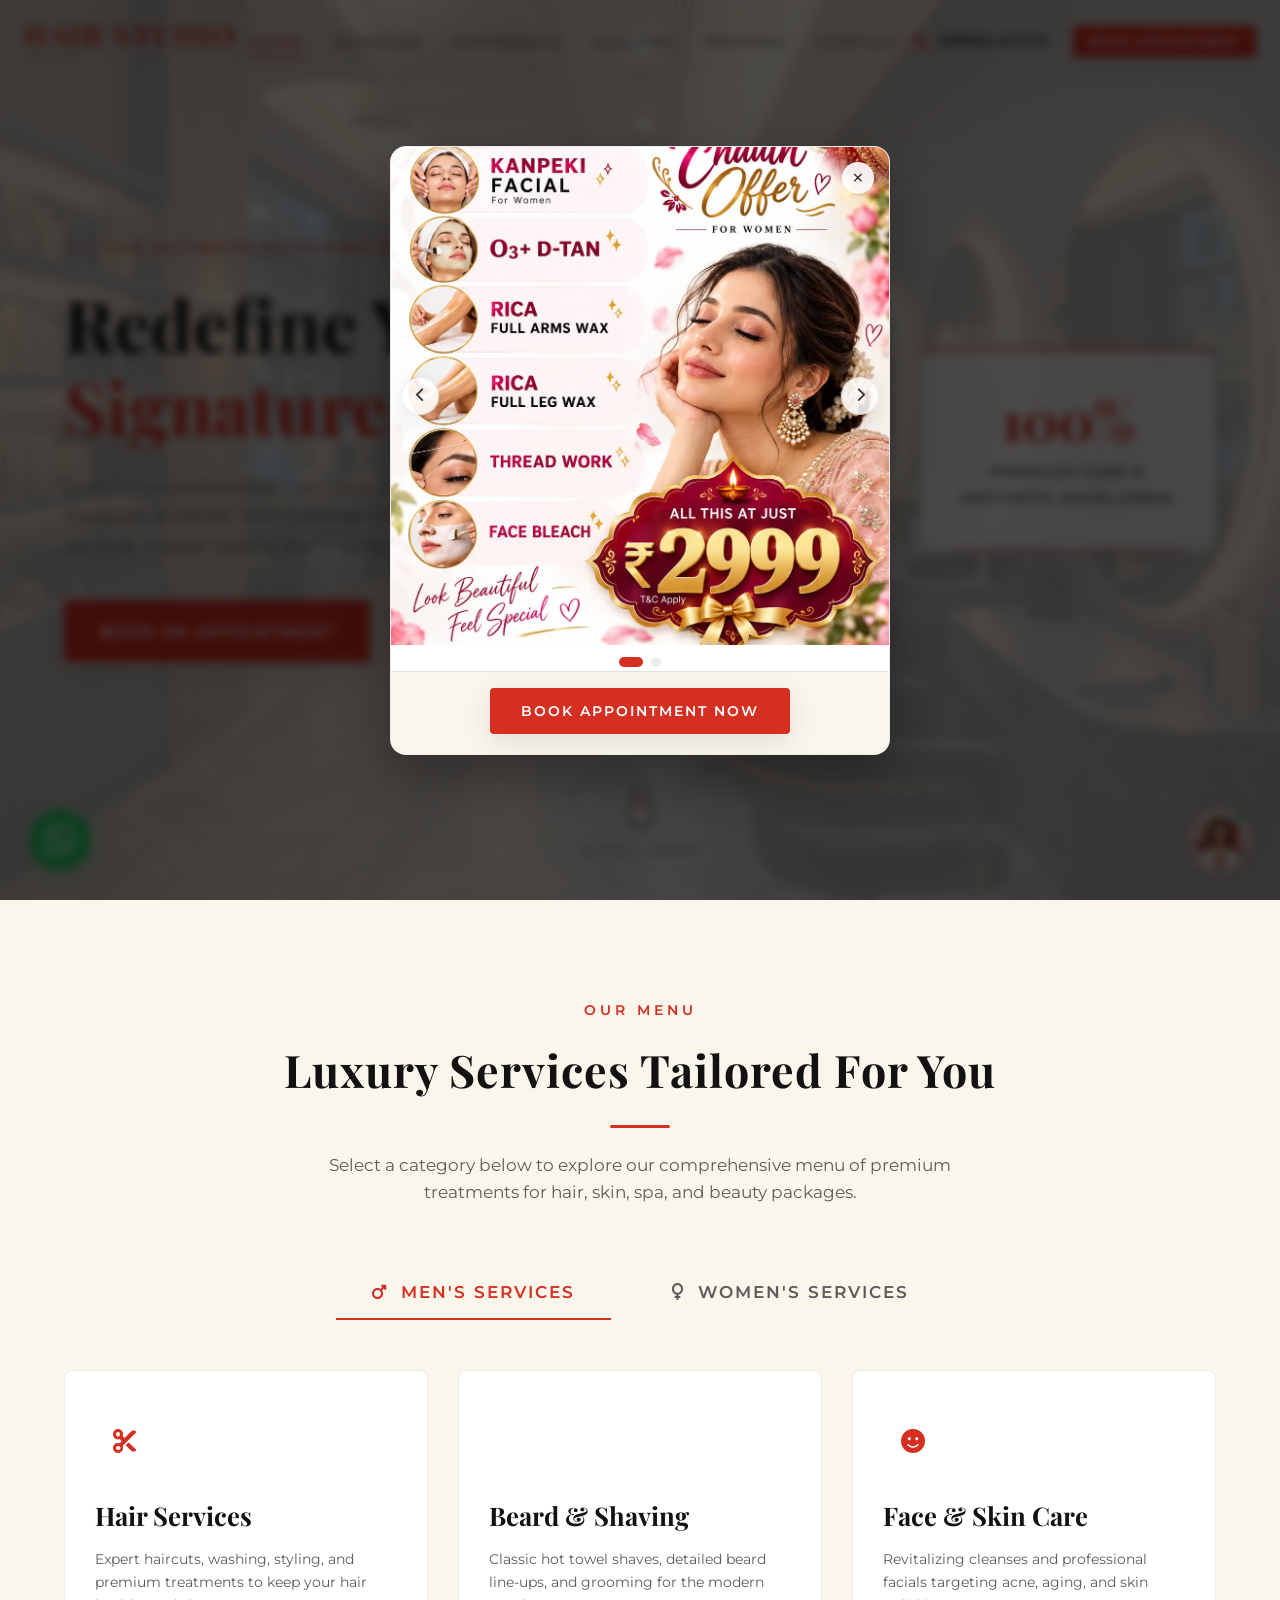
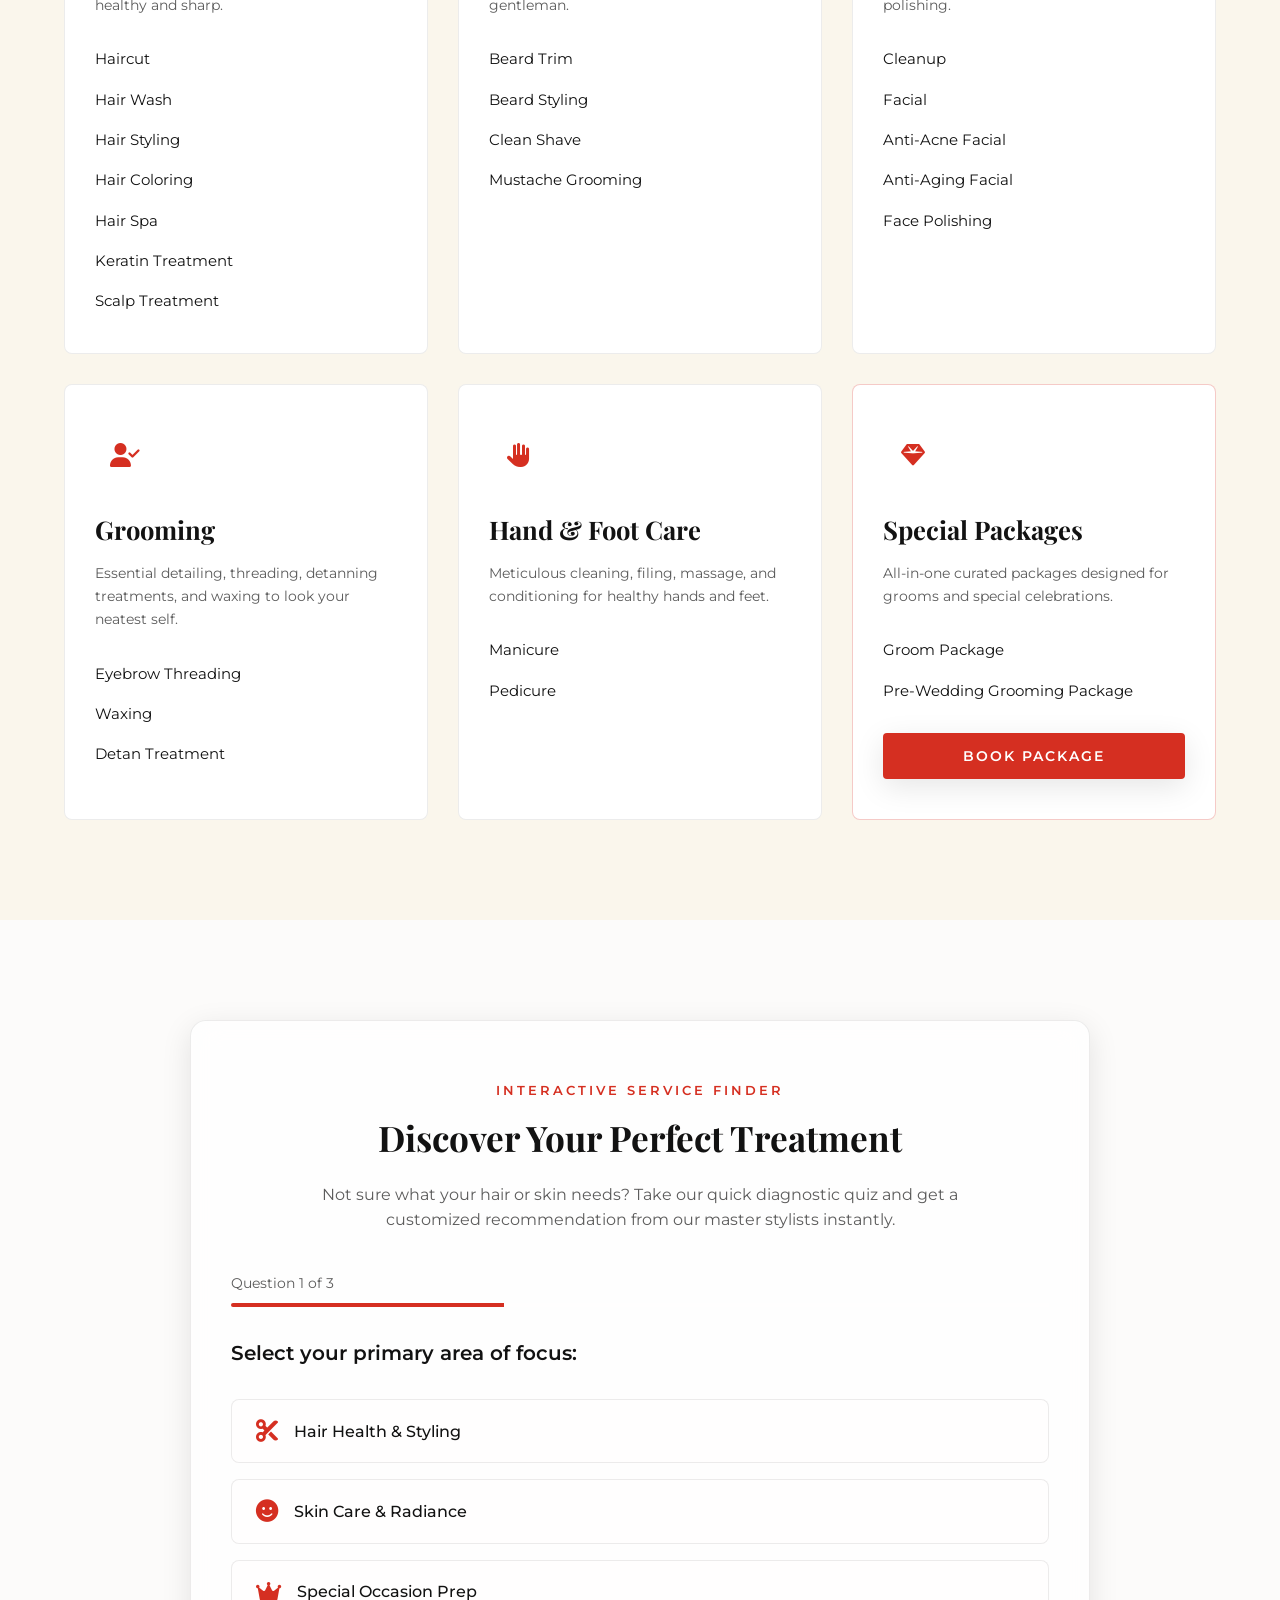
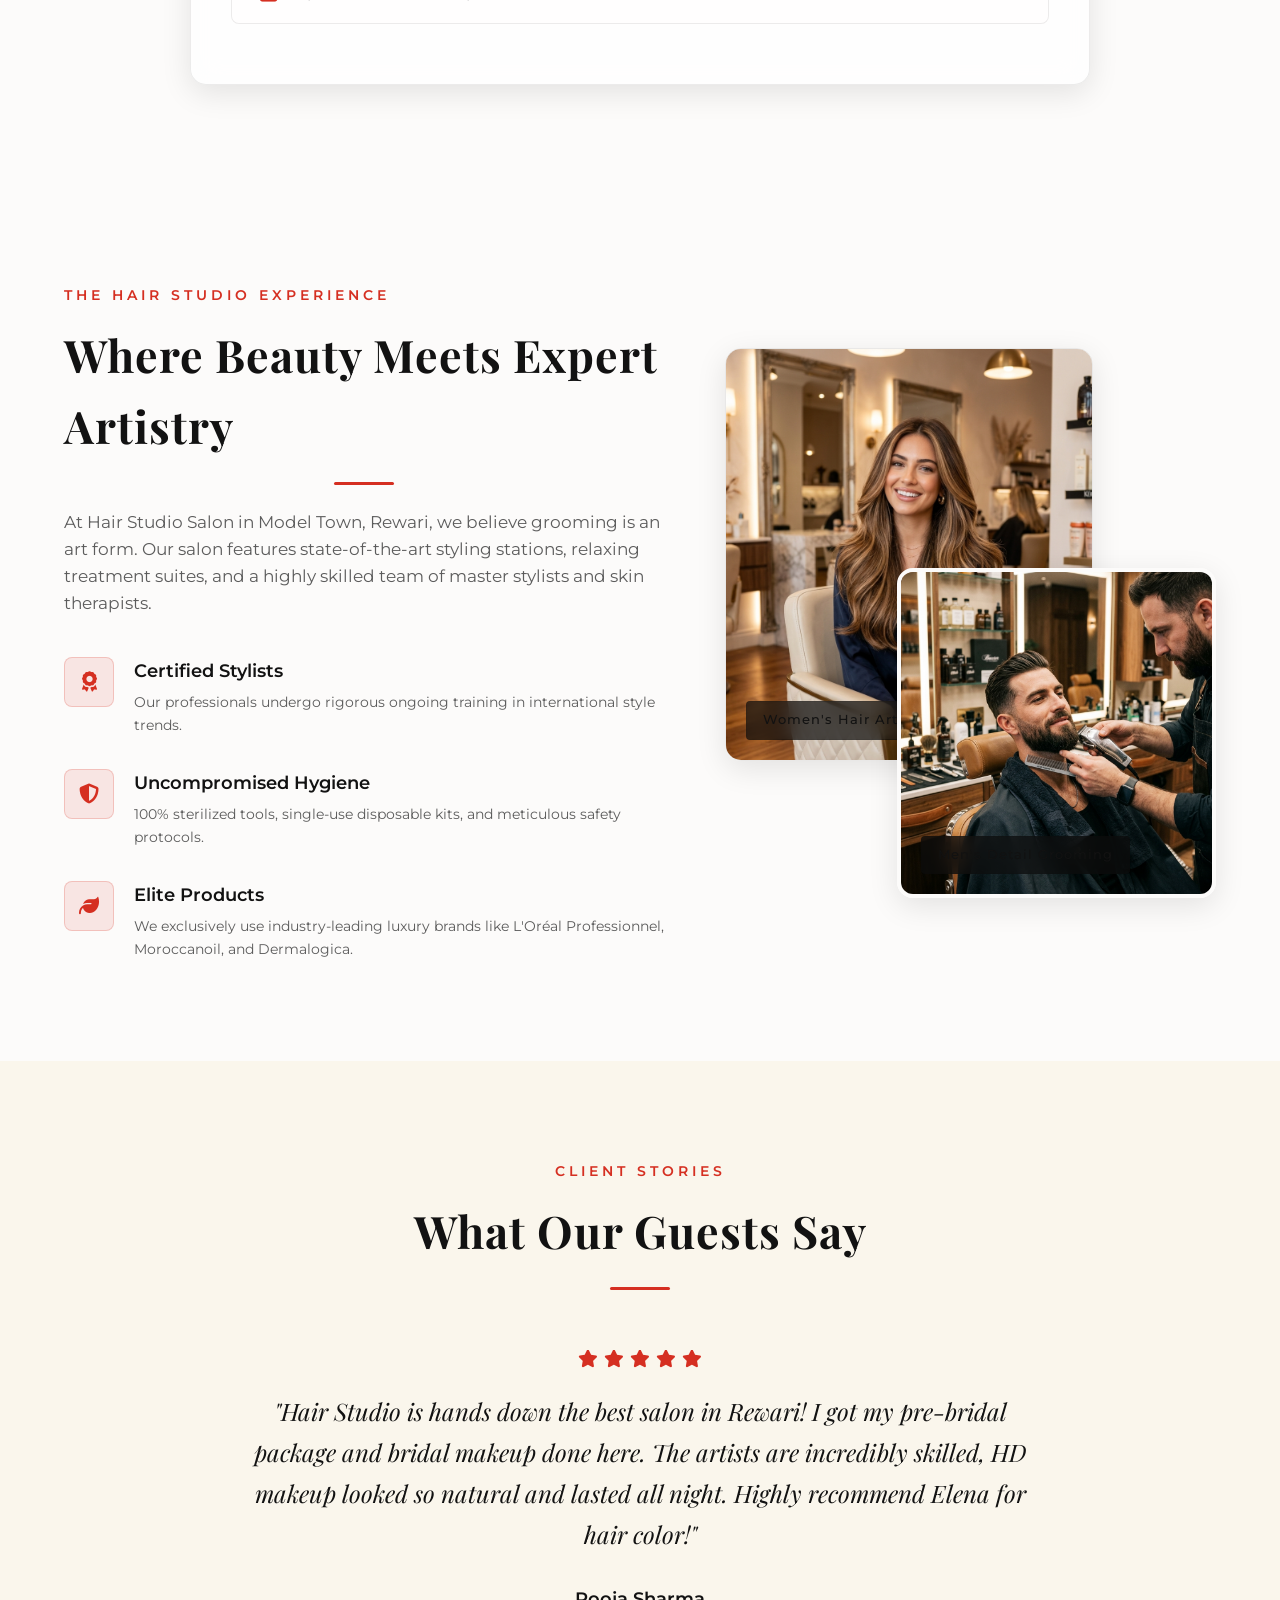
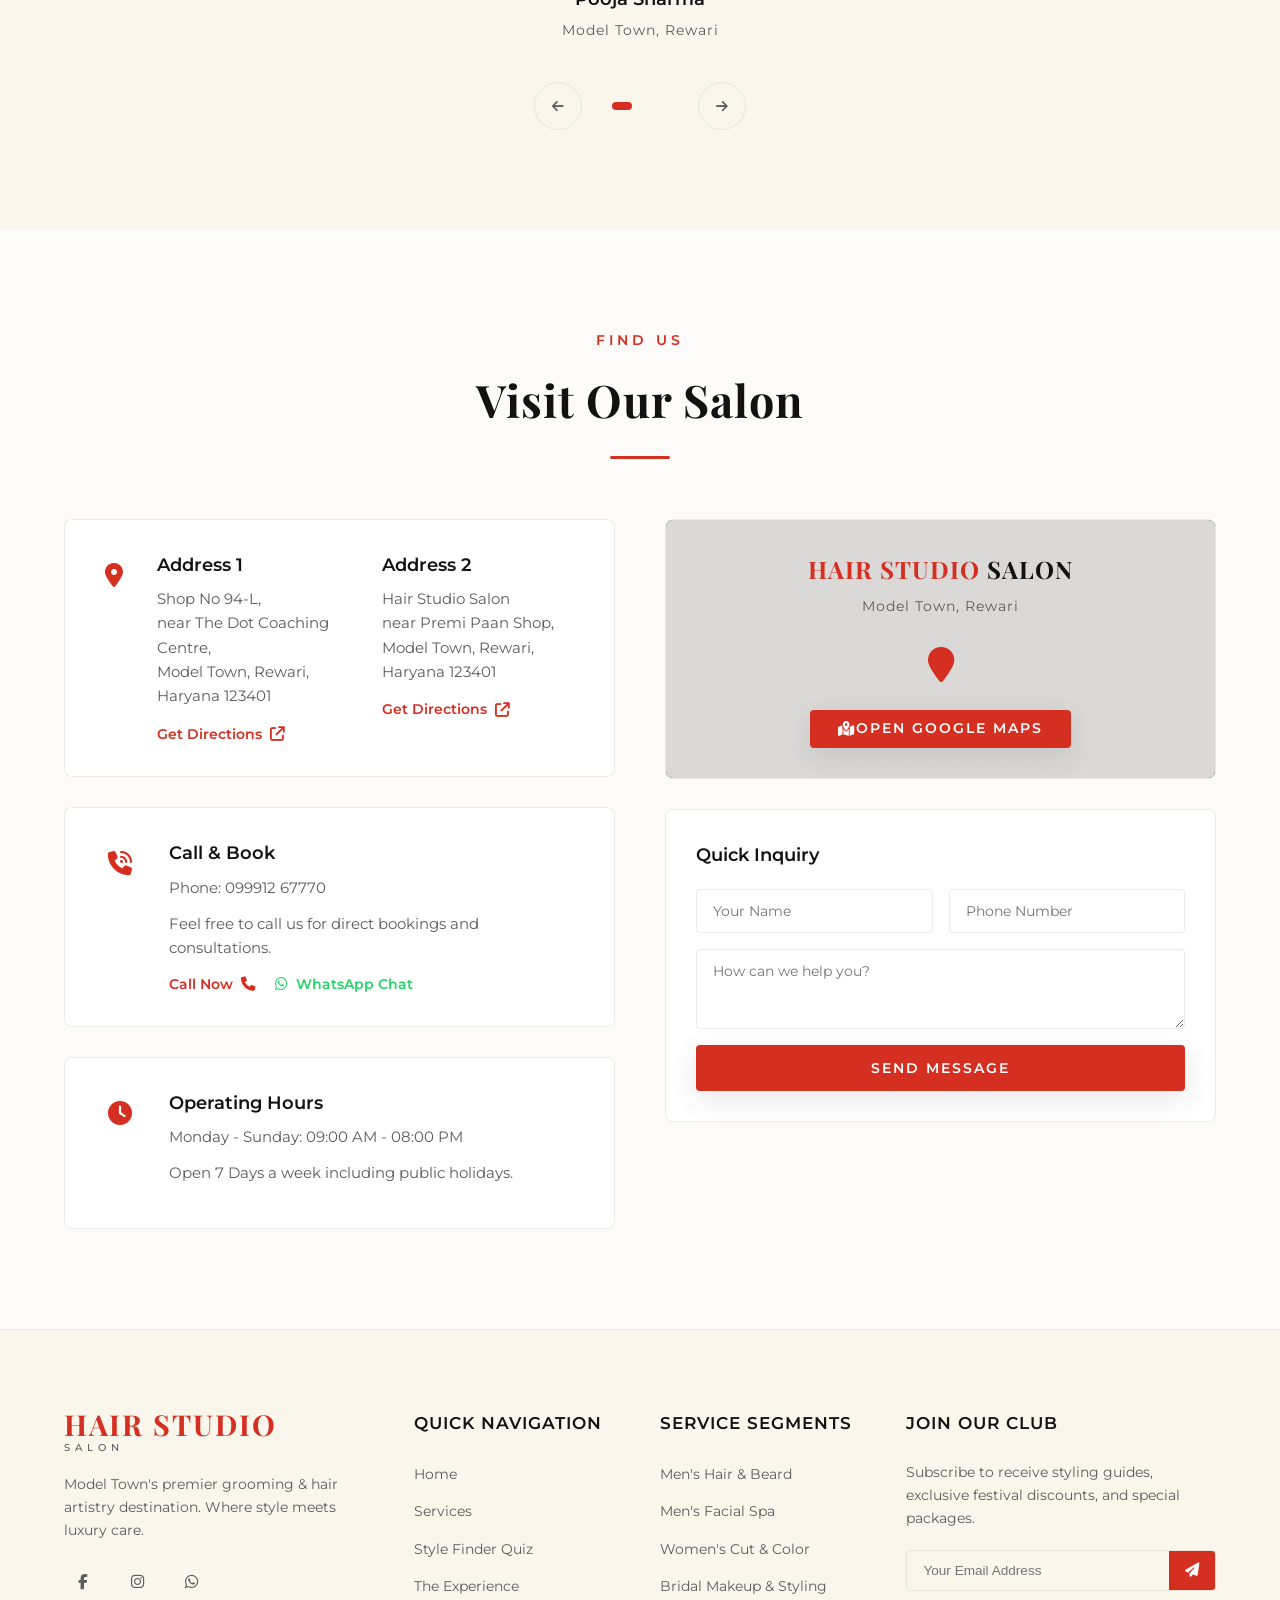
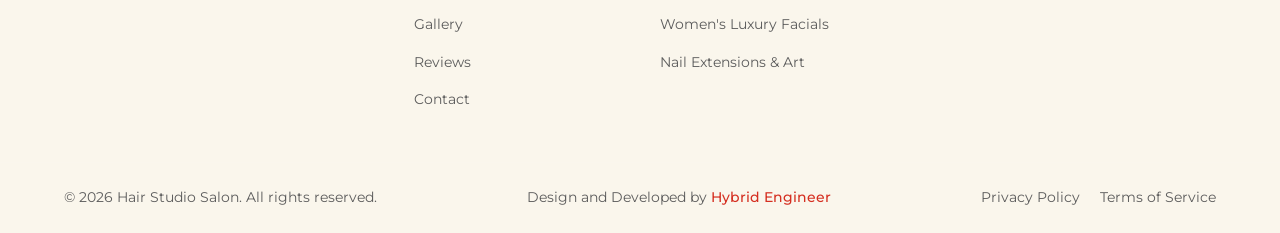
<file: hair-studio-salon/index.html>
<!DOCTYPE html>
<html lang="en">

<head>
    <meta charset="UTF-8">
    <meta name="viewport" content="width=device-width, initial-scale=1.0">
    <title>Hair Studio Salon | Premium Grooming & Beauty - Model Town, Rewari</title>
    <!-- Meta Descriptions for SEO -->
    <meta name="description"
        content="Welcome to Hair Studio Salon in Model Town, Rewari. We offer premium men's and women's grooming services: styling, hair coloring, luxury facials, spa, bridal packages & more. Book your appointment now.">
    <meta name="keywords"
        content="Hair Studio Rewari, Hair Studio Salon, Salon Model Town Rewari, Best Salon in Rewari, Haircut Model Town, Grooming Rewari, Bridal Makeup Rewari, Barber Rewari">
    <meta name="author" content="Hair Studio Salon">

    <!-- Google Fonts -->
    <link rel="preconnect" href="https://fonts.googleapis.com">
    <link rel="preconnect" href="https://fonts.gstatic.com" crossorigin>
    <link
        href="https://fonts.googleapis.com/css2?family=Montserrat:wght@300;400;500;600;700&family=Playfair+Display:ital,wght@0,400;0,600;0,700;1,400&display=swap"
        rel="stylesheet">

    <!-- FontAwesome for Premium Icons -->
    <link rel="stylesheet" href="https://cdnjs.cloudflare.com/ajax/libs/font-awesome/6.4.0/css/all.min.css">

    <!-- Custom Stylesheet -->
    <link rel="stylesheet" href="styles.css">
</head>

<body>
    <!-- Page Preloader -->
    <div id="loader" class="page-loader">
        <div class="loader-content">
            <div class="salon-loader-art">
                <div class="loader-ring"></div>
                <div class="loader-icons">
                    <i class="fa-solid fa-comb comb-icon"></i>
                    <i class="fa-solid fa-scissors scissor-icon"></i>
                </div>
            </div>
            <div class="loader-logo">
                <span class="red-text">HAIR STUDIO</span>
            </div>
        </div>
    </div>
    <!-- Toast Notification Container -->
    <div id="toast-container" class="toast-container"></div>

    <!-- Header Navigation -->
    <header class="main-header" id="main-header">
        <div class="header-container">
            <a href="#" class="logo-brand" id="logo-brand">
                <span class="red-text">HAIR STUDIO</span>
                <span class="subtitle">SALON</span>
            </a>

            <nav class="nav-menu" id="nav-menu">
                <ul class="nav-list">
                    <li><a href="#home" class="nav-link active">Home</a></li>
                    <li><a href="#services" class="nav-link">Services</a></li>
                    <li><a href="#experience" class="nav-link">Experience</a></li>
                    <li><a href="gallery.html" class="nav-link">Gallery</a></li>
                    <li><a href="#testimonials" class="nav-link">Reviews</a></li>
                    <li><a href="#contact" class="nav-link">Contact</a></li>
                </ul>
            </nav>

            <div class="header-actions">
                <a href="tel:09991267770" class="phone-btn" aria-label="Call Hair Studio">
                    <i class="fa-solid fa-phone"></i> <span>099912 67770</span>
                </a>
                <button class="btn btn-red book-trigger" id="header-book-btn">Book Appointment</button>

                <!-- Hamburger Menu for Mobile -->
                <button class="hamburger-menu" id="hamburger-menu" aria-label="Toggle navigation menu">
                    <span class="bar"></span>
                    <span class="bar"></span>
                    <span class="bar"></span>
                </button>
            </div>
        </div>
    </header>

    <main>
        <!-- Hero Section -->
        <section id="home" class="hero-section">
            <div class="hero-bg-overlay"></div>
            <div class="hero-content-wrapper">
                <div class="hero-text-content">
                    <span class="hero-tagline"><span class="line"></span>THE ULTIMATE GROOMING DESTINATION</span>
                    <h1 class="hero-title">Redefine Your <br><span class="red-gradient-text">Signature Look</span></h1>
                    <p class="hero-description">Experience professional hair artistry and premium skin therapies at
                        Model Town's premier luxury salon. Tailored services, master stylists, and a sanctuary of
                        relaxation.</p>
                    <div class="hero-actions-container">
                        <button class="btn btn-red btn-large book-trigger">Book An Appointment</button>
                        <a href="#services" class="btn btn-outline btn-large">Explore Services</a>
                    </div>
                </div>

                <div class="hero-badge-card">
                    <div class="badge-content">
                        <span class="number">100%</span>
                        <span class="text">Premium Care & <br>Aesthetic Excellence</span>
                    </div>
                </div>
            </div>

            <!-- Scroll Indicator -->
            <a href="#services" class="scroll-down-indicator" aria-label="Scroll to services">
                <span class="mouse-icon"><span class="wheel"></span></span>
                <span class="text">Scroll Down</span>
            </a>
        </section>

        <!-- Services Section -->
        <section id="services" class="services-section">
            <div class="section-container">
                <div class="section-header">
                    <span class="section-subtitle">OUR MENU</span>
                    <h2 class="section-title">Luxury Services Tailored For You</h2>
                    <div class="section-divider"></div>
                    <p class="section-desc">Select a category below to explore our comprehensive menu of premium
                        treatments for hair, skin, spa, and beauty packages.</p>
                </div>

                <!-- Gender Switch Tab Toggles -->
                <div class="services-tabs">
                    <button class="tab-toggle-btn active" data-tab="mens-services">
                        <i class="fa-solid fa-mars"></i> Men's Services
                    </button>
                    <button class="tab-toggle-btn" data-tab="womens-services">
                        <i class="fa-solid fa-venus"></i> Women's Services
                    </button>
                </div>

                <!-- Men's Services Panel -->
                <div class="services-panel active" id="mens-services">
                    <div class="services-grid">

                        <!-- Men's Hair Services -->
                        <div class="service-category-card">
                            <div class="category-icon-wrapper">
                                <i class="fa-solid fa-scissors"></i>
                            </div>
                            <h3>Hair Services</h3>
                            <p class="category-description">Expert haircuts, washing, styling, and premium treatments to
                                keep your hair healthy and sharp.</p>
                            <ul class="service-list">
                                <li><span>Haircut</span></li>
                                <li><span>Hair Wash</span></li>
                                <li><span>Hair Styling</span></li>
                                <li><span>Hair Coloring</span></li>
                                <li><span>Hair Spa</span></li>
                                <li><span>Keratin Treatment</span></li>
                                <li><span>Scalp Treatment</span></li>
                            </ul>
                        </div>

                        <!-- Men's Beard & Shaving -->
                        <div class="service-category-card">
                            <div class="category-icon-wrapper">
                                <i class="fa-solid fa-razor"></i>
                            </div>
                            <h3>Beard & Shaving</h3>
                            <p class="category-description">Classic hot towel shaves, detailed beard line-ups, and
                                grooming for the modern gentleman.</p>
                            <ul class="service-list">
                                <li><span>Beard Trim</span></li>
                                <li><span>Beard Styling</span></li>
                                <li><span>Clean Shave</span></li>
                                <li><span>Mustache Grooming</span></li>
                            </ul>
                        </div>

                        <!-- Men's Face & Skin Care -->
                        <div class="service-category-card">
                            <div class="category-icon-wrapper">
                                <i class="fa-solid fa-face-smile"></i>
                            </div>
                            <h3>Face & Skin Care</h3>
                            <p class="category-description">Revitalizing cleanses and professional facials targeting
                                acne, aging, and skin polishing.</p>
                            <ul class="service-list">
                                <li><span>Cleanup</span></li>
                                <li><span>Facial</span></li>
                                <li><span>Anti-Acne Facial</span></li>
                                <li><span>Anti-Aging Facial</span></li>
                                <li><span>Face Polishing</span></li>
                            </ul>
                        </div>

                        <!-- Men's Grooming -->
                        <div class="service-category-card">
                            <div class="category-icon-wrapper">
                                <i class="fa-solid fa-user-check"></i>
                            </div>
                            <h3>Grooming</h3>
                            <p class="category-description">Essential detailing, threading, detanning treatments, and
                                waxing to look your neatest self.</p>
                            <ul class="service-list">
                                <li><span>Eyebrow Threading</span></li>
                                <li><span>Waxing</span></li>
                                <li><span>Detan Treatment</span></li>
                            </ul>
                        </div>

                        <!-- Men's Hand & Foot Care -->
                        <div class="service-category-card">
                            <div class="category-icon-wrapper">
                                <i class="fa-solid fa-hand"></i>
                            </div>
                            <h3>Hand & Foot Care</h3>
                            <p class="category-description">Meticulous cleaning, filing, massage, and conditioning for
                                healthy hands and feet.</p>
                            <ul class="service-list">
                                <li><span>Manicure</span></li>
                                <li><span>Pedicure</span></li>
                            </ul>
                        </div><!-- Men's Special Packages -->
                        <div class="service-category-card highlight-card">
                            <div class="category-icon-wrapper">
                                <i class="fa-solid fa-gem"></i>
                            </div>
                            <h3>Special Packages</h3>
                            <p class="category-description">All-in-one curated packages designed for grooms and special
                                celebrations.</p>
                            <ul class="service-list">
                                <li><span>Groom Package</span></li>
                                <li><span>Pre-Wedding Grooming Package</span></li>
                            </ul>
                            <button class="btn btn-red btn-full-width book-trigger">Book Package</button>
                        </div>

                    </div>
                </div>

                <!-- Women's Services Panel -->
                <div class="services-panel" id="womens-services">
                    <div class="services-grid">

                        <!-- Women's Hair Services -->
                        <div class="service-category-card">
                            <div class="category-icon-wrapper">
                                <i class="fa-solid fa-scissors"></i>
                            </div>
                            <h3>Hair Services</h3>
                            <p class="category-description">Signature cuts, couture coloring, luxury balayage, keratin
                                therapy, smoothing, and volume extensions.</p>
                            <ul class="service-list">
                                <li><span>Haircut & Trim</span></li>
                                <li><span>Hair Wash</span></li>
                                <li><span>Blow Dry</span></li>
                                <li><span>Hair Styling</span></li>
                                <li><span>Hair Coloring</span></li>
                                <li><span>Highlights & Balayage</span></li>
                                <li><span>Hair Spa</span></li>
                                <li><span>Keratin Treatment</span></li>
                                <li><span>Smoothening</span></li>
                                <li><span>Rebonding</span></li>
                                <li><span>Hair Extensions</span></li>
                            </ul>
                        </div>

                        <!-- Women's Face & Skin Care -->
                        <div class="service-category-card">
                            <div class="category-icon-wrapper">
                                <i class="fa-solid fa-face-smile-beam"></i>
                            </div>
                            <h3>Face & Skin Care</h3>
                            <p class="category-description">Custom facials targeting aging, hydration, brightening, and
                                medical-grade skin polishing.</p>
                            <ul class="service-list">
                                <li><span>Cleanup</span></li>
                                <li><span>Facial</span></li>
                                <li><span>Anti-Aging Facial</span></li>
                                <li><span>Brightening Facial</span></li>
                                <li><span>Hydrating Facial</span></li>
                                <li><span>Face Polishing</span></li>
                            </ul>
                        </div>

                        <!-- Women's Threading & Grooming -->
                        <div class="service-category-card">
                            <div class="category-icon-wrapper">
                                <i class="fa-solid fa-eye"></i>
                            </div>
                            <h3>Threading & Grooming</h3>
                            <p class="category-description">Precise facial hair threading and shaping to define your
                                natural facial contours.</p>
                            <ul class="service-list">
                                <li><span>Eyebrow Threading</span></li>
                                <li><span>Upper Lip Threading</span></li>
                                <li><span>Full Face Threading</span></li>
                            </ul>
                        </div>

                        <!-- Women's Waxing -->
                        <div class="service-category-card">
                            <div class="category-icon-wrapper">
                                <i class="fa-solid fa-wand-magic-sparkles"></i>
                            </div>
                            <h3>Waxing Services</h3>
                            <p class="category-description">Silky smooth hot/cold wax treatments for arms, legs,
                                underarms, bikini, or full body.</p>
                            <ul class="service-list">
                                <li><span>Arms Waxing</span></li>
                                <li><span>Legs Waxing</span></li>
                                <li><span>Underarm Waxing</span></li>
                                <li><span>Full Body Waxing</span></li>
                                <li><span>Bikini Waxing</span></li>
                            </ul>
                        </div>

                        <!-- Women's Hand & Foot Care -->
                        <div class="service-category-card">
                            <div class="category-icon-wrapper">
                                <i class="fa-solid fa-hand-sparkles"></i>
                            </div>
                            <h3>Hand, Foot & Nails</h3>
                            <p class="category-description">Nourishing spa manis & pedis, flawless gel polish overlay,
                                detailed nail art, and custom acrylic extensions.</p>
                            <ul class="service-list">
                                <li><span>Manicure</span></li>
                                <li><span>Pedicure</span></li>
                                <li><span>Gel Polish</span></li>
                                <li><span>Nail Art</span></li>
                                <li><span>Nail Extensions</span></li>
                            </ul>
                        </div>

                        <!-- Women's Makeup Services -->
                        <div class="service-category-card">
                            <div class="category-icon-wrapper">
                                <i class="fa-solid fa-wand-magic"></i>
                            </div>
                            <h3>Makeup Services</h3>
                            <p class="category-description">Exquisite professional makeup styling: HD, airbrush,
                                engagement, and customized bridal packages.</p>
                            <ul class="service-list">
                                <li><span>Party Makeup</span></li>
                                <li><span>Engagement Makeup</span></li>
                                <li><span>Bridal Makeup</span></li>
                                <li><span>HD Makeup</span></li>
                                <li><span>Airbrush Makeup</span></li>
                            </ul>
                        </div><!-- Women's Special Packages -->
                        <div class="service-category-card highlight-card">
                            <div class="category-icon-wrapper">
                                <i class="fa-solid fa-gift"></i>
                            </div>
                            <h3>Special Packages</h3>
                            <p class="category-description">Premium bridal preparation, party prep, and all-day luxury
                                spa packages for absolute radiance.</p>
                            <ul class="service-list">
                                <li><span>Bridal Package</span></li>
                                <li><span>Pre-Bridal Package</span></li>
                                <li><span>Party Ready Package</span></li>
                            </ul>
                            <button class="btn btn-red btn-full-width book-trigger">Book Package</button>
                        </div>

                    </div>
                </div>

            </div>
        </section>

        <!-- Style Diagnostic Quiz Section -->
        <section id="quiz" class="quiz-section">
            <div class="section-container">
                <div class="quiz-glass-wrapper">
                    <div class="quiz-header-content">
                        <span class="quiz-tag">INTERACTIVE SERVICE FINDER</span>
                        <h2>Discover Your Perfect Treatment</h2>
                        <p>Not sure what your hair or skin needs? Take our quick diagnostic quiz and get a customized
                            recommendation from our master stylists instantly.</p>
                    </div>

                    <div class="quiz-container" id="quiz-container">
                        <!-- Step 1 of Quiz -->
                        <div class="quiz-step active" data-step="1">
                            <span class="quiz-progress-text">Question 1 of 3</span>
                            <div class="quiz-progress-bar">
                                <div class="bar-fill" style="width: 33.33%;"></div>
                            </div>
                            <h3 class="quiz-question">Select your primary area of focus:</h3>
                            <div class="quiz-options-grid">
                                <button class="quiz-option-btn" data-answer="hair">
                                    <i class="fa-solid fa-scissors option-icon"></i>
                                    <span>Hair Health & Styling</span>
                                </button>
                                <button class="quiz-option-btn" data-answer="skin">
                                    <i class="fa-solid fa-face-smile option-icon"></i>
                                    <span>Skin Care & Radiance</span>
                                </button>
                                <button class="quiz-option-btn" data-answer="special">
                                    <i class="fa-solid fa-crown option-icon"></i>
                                    <span>Special Occasion Prep</span>
                                </button>
                            </div>
                        </div>

                        <!-- Step 2 of Quiz (Hair Branch) -->
                        <div class="quiz-step" data-step="2" data-branch="hair">
                            <span class="quiz-progress-text">Question 2 of 3</span>
                            <div class="quiz-progress-bar">
                                <div class="bar-fill" style="width: 66.66%;"></div>
                            </div>
                            <h3 class="quiz-question">What is your main hair concern?</h3>
                            <div class="quiz-options-grid">
                                <button class="quiz-option-btn" data-answer="dry">Frizzy, dry, or damaged hair</button>
                                <button class="quiz-option-btn" data-answer="thin">Flat, thin hair lacking
                                    volume</button>
                                <button class="quiz-option-btn" data-answer="dull">Dull color or needing a style
                                    change</button>
                                <button class="quiz-option-btn" data-answer="scalp">Scalp itching or dandruff
                                    issues</button>
                            </div>
                        </div>

                        <!-- Step 2 of Quiz (Skin Branch) -->
                        <div class="quiz-step" data-step="2" data-branch="skin">
                            <span class="quiz-progress-text">Question 2 of 3</span>
                            <div class="quiz-progress-bar">
                                <div class="bar-fill" style="width: 66.66%;"></div>
                            </div>
                            <h3 class="quiz-question">What skin improvement are you looking for?</h3>
                            <div class="quiz-options-grid">
                                <button class="quiz-option-btn" data-answer="acne">Reduce acne, blemishes, or
                                    oiliness</button>
                                <button class="quiz-option-btn" data-answer="aging">Minimize fine lines & signs of
                                    aging</button>
                                <button class="quiz-option-btn" data-answer="glow">Restore deep hydration & healthy
                                    glow</button>
                                <button class="quiz-option-btn" data-answer="tan">Remove tan & even out skin
                                    tone</button>
                            </div>
                        </div>

                        <!-- Step 2 of Quiz (Special Branch) -->
                        <div class="quiz-step" data-step="2" data-branch="special">
                            <span class="quiz-progress-text">Question 2 of 3</span>
                            <div class="quiz-progress-bar">
                                <div class="bar-fill" style="width: 66.66%;"></div>
                            </div>
                            <h3 class="quiz-question">What is the special event?</h3>
                            <div class="quiz-options-grid">
                                <button class="quiz-option-btn" data-answer="wedding">I am a groom/bride-to-be</button>
                                <button class="quiz-option-btn" data-answer="party">Attending a party or social
                                    gathering</button>
                                <button class="quiz-option-btn" data-answer="shoot">A photoshoot or professional
                                    event</button>
                            </div>
                        </div>

                        <!-- Step 3 of Quiz (All Branches) -->
                        <div class="quiz-step" data-step="3">
                            <span class="quiz-progress-text">Question 3 of 3</span>
                            <div class="quiz-progress-bar">
                                <div class="bar-fill" style="width: 100%;"></div>
                            </div>
                            <h3 class="quiz-question">How would you describe your preference?</h3>
                            <div class="quiz-options-grid">
                                <button class="quiz-option-btn" data-answer="quick">Quick, essential
                                    maintenance</button>
                                <button class="quiz-option-btn" data-answer="premium">Premium, deep-action
                                    treatment</button>
                                <button class="quiz-option-btn" data-answer="allin">Full package/makeover
                                    session</button>
                            </div>
                        </div>

                        <!-- Quiz Result (Hidden initially) -->
                        <div class="quiz-result" id="quiz-result-card">
                            <div class="result-badge"><i class="fa-solid fa-sparkles"></i> RECOMMENDATION</div>
                            <h3 class="result-title" id="result-title">Premium Keratin Treatment & Scalp Spa</h3>
                            <p class="result-desc" id="result-desc">Based on your concern about frizzy, dry hair and
                                preference for a premium treatment, we recommend our deep-acting Keratin Treatment
                                paired with a hydrating scalp treatment to restore brilliant shine and silkiness.</p>
                            <div class="result-actions">
                                <button class="btn btn-red book-recommended-btn" id="book-recommended-btn">Book This
                                    Recommendation</button>
                                <button class="btn btn-outline" id="restart-quiz-btn">Restart Quiz</button>
                            </div>
                        </div>
                    </div>
                </div>
            </div>
        </section>

        <!-- Experience / About Us Section -->
        <section id="experience" class="experience-section">
            <div class="section-container">
                <div class="experience-grid">
                    <div class="experience-text">
                        <span class="section-subtitle">THE HAIR STUDIO EXPERIENCE</span>
                        <h2 class="section-title">Where Beauty Meets Expert Artistry</h2>
                        <div class="section-divider"></div>
                        <p>At Hair Studio Salon in Model Town, Rewari, we believe grooming is an art form. Our salon
                            features state-of-the-art styling stations, relaxing treatment suites, and a highly skilled
                            team of master stylists and skin therapists.</p>

                        <div class="features-list">
                            <div class="feature-item">
                                <div class="feature-icon"><i class="fa-solid fa-award"></i></div>
                                <div class="feature-info">
                                    <h4>Certified Stylists</h4>
                                    <p>Our professionals undergo rigorous ongoing training in international style
                                        trends.</p>
                                </div>
                            </div>
                            <div class="feature-item">
                                <div class="feature-icon"><i class="fa-solid fa-shield-halved"></i></div>
                                <div class="feature-info">
                                    <h4>Uncompromised Hygiene</h4>
                                    <p>100% sterilized tools, single-use disposable kits, and meticulous safety
                                        protocols.</p>
                                </div>
                            </div>
                            <div class="feature-item">
                                <div class="feature-icon"><i class="fa-solid fa-leaf"></i></div>
                                <div class="feature-info">
                                    <h4>Elite Products</h4>
                                    <p>We exclusively use industry-leading luxury brands like L'Oréal Professionnel,
                                        Moroccanoil, and Dermalogica.</p>
                                </div>
                            </div>
                        </div>
                    </div>

                    <div class="experience-images">
                        <div class="image-wrapper main-img">
                            <img src="assets/womens_styling.png" alt="Luxury Hair Styling"
                                class="exp-img animate-on-scroll">
                            <span class="image-caption">Women's Hair Artistry</span>
                        </div>
                        <div class="image-wrapper secondary-img">
                            <img src="assets/mens_grooming.png" alt="Premium Grooming"
                                class="exp-img animate-on-scroll">
                            <span class="image-caption">Men's Detail Grooming</span>
                        </div>
                    </div>
                </div>
            </div>
        </section>



        <!-- Testimonials Section -->
        <section id="testimonials" class="testimonials-section">
            <div class="section-container">
                <div class="section-header">
                    <span class="section-subtitle">CLIENT STORIES</span>
                    <h2 class="section-title">What Our Guests Say</h2>
                    <div class="section-divider"></div>
                </div>

                <div class="testimonial-slider-container">
                    <div class="testimonial-wrapper">
                        <!-- Testimonial Slides -->
                        <div class="testimonial-slide active">
                            <div class="rating-stars">
                                <i class="fa-solid fa-star"></i>
                                <i class="fa-solid fa-star"></i>
                                <i class="fa-solid fa-star"></i>
                                <i class="fa-solid fa-star"></i>
                                <i class="fa-solid fa-star"></i>
                            </div>
                            <p class="testimonial-text">"Hair Studio is hands down the best salon in Rewari! I got my
                                pre-bridal package and bridal makeup done here. The artists are incredibly skilled, HD
                                makeup looked so natural and lasted all night. Highly recommend Elena for hair color!"
                            </p>
                            <h4 class="client-name">Pooja Sharma</h4>
                            <span class="client-location">Model Town, Rewari</span>
                        </div>

                        <div class="testimonial-slide">
                            <div class="rating-stars">
                                <i class="fa-solid fa-star"></i>
                                <i class="fa-solid fa-star"></i>
                                <i class="fa-solid fa-star"></i>
                                <i class="fa-solid fa-star"></i>
                                <i class="fa-solid fa-star"></i>
                            </div>
                            <p class="testimonial-text">"Outstanding men's service. The beard styling and haircut are
                                extremely precise. They use warm towel shaves which feel incredibly premium. Definitely
                                my go-to grooming spot near Model Town."</p>
                            <h4 class="client-name">Rahul Yadav</h4>
                            <span class="client-location">Model Town, Rewari</span>
                        </div>

                        <div class="testimonial-slide">
                            <div class="rating-stars">
                                <i class="fa-solid fa-star"></i>
                                <i class="fa-solid fa-star"></i>
                                <i class="fa-solid fa-star"></i>
                                <i class="fa-solid fa-star"></i>
                                <i class="fa-solid fa-star"></i>
                            </div>
                            <p class="testimonial-text">"The Anti-Aging Facial and Hydrating Hair Spa are pure luxury.
                                The staff is polite, professional, and the overall ambiance is so serene. Cleanliness is
                                top-notch. Very satisfied!"</p>
                            <h4 class="client-name">Meenakshi Rao</h4>
                            <span class="client-location">Rewari, Haryana</span>
                        </div>
                    </div>

                    <!-- Testimonial Controls -->
                    <div class="slider-controls">
                        <button class="slider-btn prev-btn" id="prev-testimonial" aria-label="Previous review"><i
                                class="fa-solid fa-arrow-left"></i></button>
                        <div class="slider-dots" id="slider-dots">
                            <span class="dot active" data-index="0"></span>
                            <span class="dot" data-index="1"></span>
                            <span class="dot" data-index="2"></span>
                        </div>
                        <button class="slider-btn next-btn" id="next-testimonial" aria-label="Next review"><i
                                class="fa-solid fa-arrow-right"></i></button>
                    </div>
                </div>
            </div>
        </section>

        <!-- Contact Section -->
        <section id="contact" class="contact-section">
            <div class="section-container">
                <div class="section-header">
                    <span class="section-subtitle">FIND US</span>
                    <h2 class="section-title">Visit Our Salon</h2>
                    <div class="section-divider"></div>
                </div>

                <div class="contact-grid">

                    <!-- Contact Cards -->
                    <div class="contact-info-panel">
                        <div class="contact-info-card">
                            <div class="card-icon"><i class="fa-solid fa-location-dot"></i></div>
                            <div class="card-content">
                                <h3>Address 1</h3>
                                <p>Shop No 94-L,<br>near The Dot Coaching Centre,<br>Model Town, Rewari, Haryana 123401
                                </p>
                                <a href="https://maps.google.com/?q=Hair+Studio+Salon+Model+Town+Rewari" target="_blank"
                                    class="contact-link">Get Directions <i
                                        class="fa-solid fa-arrow-up-right-from-square"></i></a>
                            </div>
                            <div class="card-content">
                                <h3>Address 2</h3>
                                <p>Hair Studio Salon<br>near Premi Paan Shop,<br>Model Town, Rewari, Haryana 123401
                                </p>
                                <a href="https://www.google.com/maps?vet=10CAAQoqAOahcKEwio1b3nt-GWAxUAAAAAHQAAAAAQBQ..i&pvq=Cg0vZy8xMXpmNjV3OXR3IhcKEWhhaXIgc3R1ZGlvIHNhbG9uEAIYAw&lqi=ChFoYWlyIHN0dWRpbyBzYWxvbloTIhFoYWlyIHN0dWRpbyBzYWxvbpIBEnVuaXNleF9oYWlyZHJlc3Nlcg&fvr=1&cs=1&um=1&ie=UTF-8&fb=1&gl=in&sa=X&geocode=KSlFzyUCUQ05MX77vkP59uiw&daddr=Shop+no.+2,+near+Premi+Pan+Shop,+Model+Town,+Rewari,+Haryana+123401" target="_blank"
                                    class="contact-link">Get Directions <i
                                        class="fa-solid fa-arrow-up-right-from-square"></i></a>
                            </div>
                        </div>

                        <div class="contact-info-card">
                            <div class="card-icon"><i class="fa-solid fa-phone-volume"></i></div>
                            <div class="card-content">
                                <h3>Call & Book</h3>
                                <p>Phone: 099912 67770</p>
                                <p>Feel free to call us for direct bookings and consultations.</p>
                                <div
                                    style="display: flex; gap: 20px; align-items: center; margin-top: 12px; flex-wrap: wrap;">
                                    <a href="tel:09991267770" class="contact-link">Call Now <i
                                            class="fa-solid fa-phone"></i></a>
                                    <a href="https://wa.me/919991267770" target="_blank" class="contact-link"
                                        style="color: #25D366;"><i class="fa-brands fa-whatsapp"></i> WhatsApp Chat</a>
                                </div>
                            </div>
                        </div>

                        <div class="contact-info-card">
                            <div class="card-icon"><i class="fa-solid fa-clock"></i></div>
                            <div class="card-content">
                                <h3>Operating Hours</h3>
                                <p>Monday - Sunday: 09:00 AM - 08:00 PM</p>
                                <p>Open 7 Days a week including public holidays.</p>
                            </div>
                        </div>
                    </div>

                    <!-- Styled Leaflet Map Container / Direction Search Card -->
                    <div class="map-directions-panel">
                        <div class="map-card-wrapper">
                            <div class="map-overlay">
                                <h3><span class="red-text">HAIR STUDIO</span> SALON</h3>
                                <p>Model Town, Rewari</p>
                                <div class="map-marker-pin">
                                    <i class="fa-solid fa-location-pin"></i>
                                </div>
                                <a href="https://maps.google.com/?q=Hair+Studio+Salon+Model+Town+Rewari" target="_blank"
                                    class="btn btn-red"><i class="fa-solid fa-map-location-dot"></i> Open Google
                                    Maps</a>
                            </div>
                            <div class="map-bg-grid"></div>
                        </div>

                        <div class="quick-inquiry-card">
                            <h3>Quick Inquiry</h3>
                            <form id="inquiry-form" class="inquiry-form">
                                <div class="form-row">
                                    <input type="text" id="inq-name" placeholder="Your Name" required>
                                    <input type="tel" id="inq-phone" placeholder="Phone Number" required>
                                </div>
                                <textarea id="inq-message" placeholder="How can we help you?" rows="3"
                                    required></textarea>
                                <button type="submit" class="btn btn-red btn-full-width">Send Message</button>
                            </form>
                        </div>
                    </div>

                </div>
            </div>
        </section>
    </main>

    <!-- Footer -->
    <footer class="footer-section">
        <div class="footer-container">
            <div class="footer-brand-col">
                <a href="#" class="logo-brand">
                    <span class="red-text">HAIR STUDIO</span>
                    <span class="subtitle">SALON</span>
                </a>
                <p>Model Town's premier grooming & hair artistry destination. Where style meets luxury care.</p>
                <div class="social-links">
                    <a href="#" aria-label="Facebook"><i class="fa-brands fa-facebook-f"></i></a>
                    <a href="https://www.instagram.com/hairstudiosalon6?igsh=MWM5MmZndDB5OTRxaA%3D%3D&utm_source=qr"
                        target="_blank" rel="noopener noreferrer" aria-label="Instagram"><i
                            class="fa-brands fa-instagram"></i></a>
                    <a href="https://wa.me/919991267770" target="_blank" aria-label="WhatsApp"><i
                            class="fa-brands fa-whatsapp"></i></a>
                </div>
            </div>

            <div class="footer-links-col">
                <h3>Quick Navigation</h3>
                <ul>
                    <li><a href="#home">Home</a></li>
                    <li><a href="#services">Services</a></li>
                    <li><a href="#quiz">Style Finder Quiz</a></li>
                    <li><a href="#experience">The Experience</a></li>
                    <li><a href="gallery.html">Gallery</a></li>
                    <li><a href="#testimonials">Reviews</a></li>
                    <li><a href="#contact">Contact</a></li>
                </ul>
            </div>

            <div class="footer-services-col">
                <h3>Service Segments</h3>
                <ul>
                    <li><a href="#services" data-gender-select="men">Men's Hair & Beard</a></li>
                    <li><a href="#services" data-gender-select="men">Men's Facial Spa</a></li>
                    <li><a href="#services" data-gender-select="women">Women's Cut & Color</a></li>
                    <li><a href="#services" data-gender-select="women">Bridal Makeup & Styling</a></li>
                    <li><a href="#services" data-gender-select="women">Women's Luxury Facials</a></li>
                    <li><a href="#services" data-gender-select="women">Nail Extensions & Art</a></li>
                </ul>
            </div>

            <div class="footer-newsletter-col">
                <h3>Join Our Club</h3>
                <p>Subscribe to receive styling guides, exclusive festival discounts, and special packages.</p>
                <form id="newsletter-form" class="newsletter-form">
                    <input type="email" placeholder="Your Email Address" required aria-label="Email address">
                    <button type="submit" aria-label="Subscribe"><i class="fa-solid fa-paper-plane"></i></button>
                </form>
            </div>
        </div>

        <div class="footer-bottom">
            <div class="footer-bottom-container">
                <p>&copy; 2026 Hair Studio Salon. All rights reserved.</p>
                <p class="footer-credit">Design and Developed by <a href="https://hybridengineer.in/" target="_blank"
                        rel="noopener noreferrer">Hybrid Engineer</a></p>
                <div class="footer-bottom-links">
                    <a href="privacy.html">Privacy Policy</a>
                    <a href="terms.html">Terms of Service</a>
                </div>
            </div>
        </div>
    </footer>

    <!-- Interactive Booking Modal (Wizard) -->
    <div class="modal-backdrop" id="booking-modal">
        <div class="modal-card">
            <button class="modal-close-btn" id="close-booking-modal" aria-label="Close modal">&times;</button>

            <!-- Wizard Header -->
            <div class="wizard-header">
                <h2>Book Your Appointment</h2>
                <p>Hair Studio, Model Town, Rewari</p>

                <!-- Progress Indicator -->
                <div class="wizard-steps-indicator">
                    <div class="step-indicator active" data-wizard-step="1">
                        <span class="step-num">1</span>
                        <span class="step-label">Select Services</span>
                    </div>
                    <div class="step-indicator" data-wizard-step="2">
                        <span class="step-num">2</span>
                        <span class="step-label">Date & Time</span>
                    </div>
                    <div class="step-indicator" data-wizard-step="3">
                        <span class="step-num">3</span>
                        <span class="step-label">Details & Review</span>
                    </div>
                </div>
            </div>

            <!-- Wizard Content panels -->
            <div class="wizard-content">

                <!-- STEP 1: Select Services -->
                <div class="wizard-panel active" data-panel="1">
                    <div class="wizard-services-header">
                        <div class="wizard-gender-select">
                            <label class="radio-label">
                                <input type="radio" name="wizard-gender" value="men" checked>
                                <span class="radio-custom-btn"><i class="fa-solid fa-mars"></i> Men</span>
                            </label>
                            <label class="radio-label">
                                <input type="radio" name="wizard-gender" value="women">
                                <span class="radio-custom-btn"><i class="fa-solid fa-venus"></i> Women</span>
                            </label>
                        </div>
                        <p class="select-hint">Select one or more services to proceed:</p>
                    </div>

                    <!-- Men's Services List (Wizard) -->
                    <div class="wizard-services-list active" id="wizard-men-services">
                        <!-- Categories dynamically loaded or pre-rendered for selection -->
                        <div class="wizard-cat-group">
                            <h4>Hair Services</h4>
                            <div class="wizard-services-grid">
                                <div class="wizard-service-item" data-service-id="m-cut" data-name="Men's Haircut">
                                    <div class="item-meta">
                                        <span class="item-name">Haircut</span>
                                    </div>
                                    <i class="fa-solid fa-circle-plus select-icon"></i>
                                </div>
                                <div class="wizard-service-item" data-service-id="m-wash" data-name="Men's Hair Wash">
                                    <div class="item-meta">
                                        <span class="item-name">Hair Wash</span>
                                    </div>
                                    <i class="fa-solid fa-circle-plus select-icon"></i>
                                </div>
                                <div class="wizard-service-item" data-service-id="m-styling"
                                    data-name="Men's Hair Styling">
                                    <div class="item-meta">
                                        <span class="item-name">Hair Styling</span>
                                    </div>
                                    <i class="fa-solid fa-circle-plus select-icon"></i>
                                </div>
                                <div class="wizard-service-item" data-service-id="m-coloring"
                                    data-name="Men's Hair Coloring">
                                    <div class="item-meta">
                                        <span class="item-name">Hair Coloring</span>
                                    </div>
                                    <i class="fa-solid fa-circle-plus select-icon"></i>
                                </div>
                                <div class="wizard-service-item" data-service-id="m-spa" data-name="Men's Hair Spa">
                                    <div class="item-meta">
                                        <span class="item-name">Hair Spa</span>
                                    </div>
                                    <i class="fa-solid fa-circle-plus select-icon"></i>
                                </div>
                                <div class="wizard-service-item" data-service-id="m-keratin"
                                    data-name="Men's Keratin Treatment">
                                    <div class="item-meta">
                                        <span class="item-name">Keratin Treatment</span>
                                    </div>
                                    <i class="fa-solid fa-circle-plus select-icon"></i>
                                </div>
                                <div class="wizard-service-item" data-service-id="m-scalp"
                                    data-name="Men's Scalp Treatment">
                                    <div class="item-meta">
                                        <span class="item-name">Scalp Treatment</span>
                                    </div>
                                    <i class="fa-solid fa-circle-plus select-icon"></i>
                                </div>
                            </div>
                        </div>

                        <div class="wizard-cat-group">
                            <h4>Beard & Shaving</h4>
                            <div class="wizard-services-grid">
                                <div class="wizard-service-item" data-service-id="m-btrim" data-name="Beard Trim">
                                    <div class="item-meta">
                                        <span class="item-name">Beard Trim</span>
                                    </div>
                                    <i class="fa-solid fa-circle-plus select-icon"></i>
                                </div>
                                <div class="wizard-service-item" data-service-id="m-bstyl" data-name="Beard Styling">
                                    <div class="item-meta">
                                        <span class="item-name">Beard Styling</span>
                                    </div>
                                    <i class="fa-solid fa-circle-plus select-icon"></i>
                                </div>
                                <div class="wizard-service-item" data-service-id="m-shave" data-name="Clean Shave">
                                    <div class="item-meta">
                                        <span class="item-name">Clean Shave</span>
                                    </div>
                                    <i class="fa-solid fa-circle-plus select-icon"></i>
                                </div>
                                <div class="wizard-service-item" data-service-id="m-must" data-name="Mustache Grooming">
                                    <div class="item-meta">
                                        <span class="item-name">Mustache Grooming</span>
                                    </div>
                                    <i class="fa-solid fa-circle-plus select-icon"></i>
                                </div>
                            </div>
                        </div>

                        <div class="wizard-cat-group">
                            <h4>Face & Skin Care</h4>
                            <div class="wizard-services-grid">
                                <div class="wizard-service-item" data-service-id="m-clean" data-name="Men's Cleanup">
                                    <div class="item-meta">
                                        <span class="item-name">Cleanup</span>
                                    </div>
                                    <i class="fa-solid fa-circle-plus select-icon"></i>
                                </div>
                                <div class="wizard-service-item" data-service-id="m-facial" data-name="Men's Facial">
                                    <div class="item-meta">
                                        <span class="item-name">Facial</span>
                                    </div>
                                    <i class="fa-solid fa-circle-plus select-icon"></i>
                                </div>
                                <div class="wizard-service-item" data-service-id="m-acne"
                                    data-name="Men's Anti-Acne Facial">
                                    <div class="item-meta">
                                        <span class="item-name">Anti-Acne Facial</span>
                                    </div>
                                    <i class="fa-solid fa-circle-plus select-icon"></i>
                                </div>
                                <div class="wizard-service-item" data-service-id="m-age"
                                    data-name="Men's Anti-Aging Facial">
                                    <div class="item-meta">
                                        <span class="item-name">Anti-Aging Facial</span>
                                    </div>
                                    <i class="fa-solid fa-circle-plus select-icon"></i>
                                </div>
                                <div class="wizard-service-item" data-service-id="m-polish"
                                    data-name="Men's Face Polishing">
                                    <div class="item-meta">
                                        <span class="item-name">Face Polishing</span>
                                    </div>
                                    <i class="fa-solid fa-circle-plus select-icon"></i>
                                </div>
                            </div>
                        </div>

                        <div class="wizard-cat-group">
                            <h4>Special Packages</h4>
                            <div class="wizard-services-grid">
                                <div class="wizard-service-item" data-service-id="m-groom" data-name="Groom Package">
                                    <div class="item-meta">
                                        <span class="item-name">Groom Package</span>
                                    </div>
                                    <i class="fa-solid fa-circle-plus select-icon"></i>
                                </div>
                                <div class="wizard-service-item" data-service-id="m-prewed"
                                    data-name="Pre-Wedding Groom Package">
                                    <div class="item-meta">
                                        <span class="item-name">Pre-Wedding Package</span>
                                    </div>
                                    <i class="fa-solid fa-circle-plus select-icon"></i>
                                </div>
                            </div>
                        </div>
                    </div>

                    <!-- Women's Services List (Wizard) -->
                    <div class="wizard-services-list" id="wizard-women-services">
                        <div class="wizard-cat-group">
                            <h4>Hair Services</h4>
                            <div class="wizard-services-grid">
                                <div class="wizard-service-item" data-service-id="w-cut"
                                    data-name="Women's Haircut & Trim">
                                    <div class="item-meta">
                                        <span class="item-name">Haircut & Trim</span>
                                    </div>
                                    <i class="fa-solid fa-circle-plus select-icon"></i>
                                </div>
                                <div class="wizard-service-item" data-service-id="w-blow" data-name="Blow Dry">
                                    <div class="item-meta">
                                        <span class="item-name">Blow Dry</span>
                                    </div>
                                    <i class="fa-solid fa-circle-plus select-icon"></i>
                                </div>
                                <div class="wizard-service-item" data-service-id="w-color"
                                    data-name="Women's Hair Coloring">
                                    <div class="item-meta">
                                        <span class="item-name">Hair Coloring</span>
                                    </div>
                                    <i class="fa-solid fa-circle-plus select-icon"></i>
                                </div>
                                <div class="wizard-service-item" data-service-id="w-balay"
                                    data-name="Highlights & Balayage">
                                    <div class="item-meta">
                                        <span class="item-name">Highlights & Balayage</span>
                                    </div>
                                    <i class="fa-solid fa-circle-plus select-icon"></i>
                                </div>
                                <div class="wizard-service-item" data-service-id="w-keratin"
                                    data-name="Women's Keratin Treatment">
                                    <div class="item-meta">
                                        <span class="item-name">Keratin Treatment</span>
                                    </div>
                                    <i class="fa-solid fa-circle-plus select-icon"></i>
                                </div>
                                <div class="wizard-service-item" data-service-id="w-smooth" data-name="Smoothening">
                                    <div class="item-meta">
                                        <span class="item-name">Smoothening</span>
                                    </div>
                                    <i class="fa-solid fa-circle-plus select-icon"></i>
                                </div>
                            </div>
                        </div>

                        <div class="wizard-cat-group">
                            <h4>Face & Skin Care</h4>
                            <div class="wizard-services-grid">
                                <div class="wizard-service-item" data-service-id="w-clean" data-name="Women's Cleanup">
                                    <div class="item-meta">
                                        <span class="item-name">Cleanup</span>
                                    </div>
                                    <i class="fa-solid fa-circle-plus select-icon"></i>
                                </div>
                                <div class="wizard-service-item" data-service-id="w-facial" data-name="Women's Facial">
                                    <div class="item-meta">
                                        <span class="item-name">Facial</span>
                                    </div>
                                    <i class="fa-solid fa-circle-plus select-icon"></i>
                                </div>
                                <div class="wizard-service-item" data-service-id="w-bright"
                                    data-name="Brightening Facial">
                                    <div class="item-meta">
                                        <span class="item-name">Brightening Facial</span>
                                    </div>
                                    <i class="fa-solid fa-circle-plus select-icon"></i>
                                </div>
                                <div class="wizard-service-item" data-service-id="w-hydra" data-name="Hydrating Facial">
                                    <div class="item-meta">
                                        <span class="item-name">Hydrating Facial</span>
                                    </div>
                                    <i class="fa-solid fa-circle-plus select-icon"></i>
                                </div>
                            </div>
                        </div>

                        <div class="wizard-cat-group">
                            <h4>Makeup Services</h4>
                            <div class="wizard-services-grid">
                                <div class="wizard-service-item" data-service-id="w-party-mk" data-name="Party Makeup">
                                    <div class="item-meta">
                                        <span class="item-name">Party Makeup</span>
                                    </div>
                                    <i class="fa-solid fa-circle-plus select-icon"></i>
                                </div>
                                <div class="wizard-service-item" data-service-id="w-bridal-mk"
                                    data-name="Bridal Makeup">
                                    <div class="item-meta">
                                        <span class="item-name">Bridal Makeup</span>
                                    </div>
                                    <i class="fa-solid fa-circle-plus select-icon"></i>
                                </div>
                                <div class="wizard-service-item" data-service-id="w-hd-mk" data-name="HD Makeup">
                                    <div class="item-meta">
                                        <span class="item-name">HD Makeup</span>
                                    </div>
                                    <i class="fa-solid fa-circle-plus select-icon"></i>
                                </div>
                            </div>
                        </div>

                        <div class="wizard-cat-group">
                            <h4>Special Packages</h4>
                            <div class="wizard-services-grid">
                                <div class="wizard-service-item" data-service-id="w-bridalk" data-name="Bridal Package">
                                    <div class="item-meta">
                                        <span class="item-name">Bridal Package</span>
                                    </div>
                                    <i class="fa-solid fa-circle-plus select-icon"></i>
                                </div>
                                <div class="wizard-service-item" data-service-id="w-prebridalk"
                                    data-name="Pre-Bridal Package">
                                    <div class="item-meta">
                                        <span class="item-name">Pre-Bridal Package</span>
                                    </div>
                                    <i class="fa-solid fa-circle-plus select-icon"></i>
                                </div>
                                <div class="wizard-service-item" data-service-id="w-ready"
                                    data-name="Party Ready Package">
                                    <div class="item-meta">
                                        <span class="item-name">Party Ready Package</span>
                                    </div>
                                    <i class="fa-solid fa-circle-plus select-icon"></i>
                                </div>
                            </div>
                        </div>
                    </div>
                </div>

                <!-- STEP 2: Date & Time -->
                <div class="wizard-panel" data-panel="2">
                    <div class="date-time-flex-container">
                        <!-- Calendar Widget -->
                        <div class="calendar-wrapper">
                            <h4 class="sub-section-title">Select Date</h4>
                            <div class="calendar-controls">
                                <span id="calendar-month-year">June 2026</span>
                            </div>
                            <div class="calendar-grid">
                                <div class="day-name">Su</div>
                                <div class="day-name">Mo</div>
                                <div class="day-name">Tu</div>
                                <div class="day-name">We</div>
                                <div class="day-name">Th</div>
                                <div class="day-name">Fr</div>
                                <div class="day-name">Sa</div>

                                <!-- Render a grid of dates (pre-populated by JS or mockup) -->
                                <div class="cal-day empty"></div>
                                <div class="cal-day empty"></div>
                                <div class="cal-day" data-date="2026-06-15">15</div>
                                <div class="cal-day" data-date="2026-06-16">16</div>
                                <div class="cal-day active" data-date="2026-06-17">17</div>
                                <div class="cal-day" data-date="2026-06-18">18</div>
                                <div class="cal-day" data-date="2026-06-19">19</div>
                                <div class="cal-day" data-date="2026-06-20">20</div>
                                <div class="cal-day" data-date="2026-06-21">21</div>
                                <div class="cal-day" data-date="2026-06-22">22</div>
                                <div class="cal-day" data-date="2026-06-23">23</div>
                                <div class="cal-day" data-date="2026-06-24">24</div>
                                <div class="cal-day" data-date="2026-06-25">25</div>
                                <div class="cal-day" data-date="2026-06-26">26</div>
                                <div class="cal-day" data-date="2026-06-27">27</div>
                                <div class="cal-day" data-date="2026-06-28">28</div>
                                <div class="cal-day" data-date="2026-06-29">29</div>
                                <div class="cal-day" data-date="2026-06-30">30</div>
                            </div>
                        </div>

                        <!-- Time Slots -->
                        <div class="time-slots-wrapper">
                            <h4 class="sub-section-title">Select Time Slot</h4>
                            <div class="time-slots-grid">
                                <button class="time-slot-btn" data-time="09:00 AM">09:00 AM</button>
                                <button class="time-slot-btn" data-time="10:00 AM">10:00 AM</button>
                                <button class="time-slot-btn active" data-time="11:00 AM">11:00 AM</button>
                                <button class="time-slot-btn" data-time="12:00 PM">12:00 PM</button>
                                <button class="time-slot-btn" data-time="01:30 PM">01:30 PM</button>
                                <button class="time-slot-btn" data-time="02:30 PM">02:30 PM</button>
                                <button class="time-slot-btn" data-time="03:30 PM">03:30 PM</button>
                                <button class="time-slot-btn" data-time="04:30 PM">04:30 PM</button>
                                <button class="time-slot-btn" data-time="05:30 PM">05:30 PM</button>
                                <button class="time-slot-btn" data-time="06:30 PM">06:30 PM</button>
                                <button class="time-slot-btn" data-time="07:30 PM">07:30 PM</button>
                                <button class="time-slot-btn" data-time="08:00 PM">08:00 PM</button>
                            </div>
                        </div>
                    </div>
                </div>

                <!-- STEP 3: Personal Details & Review -->
                <div class="wizard-panel" data-panel="3">
                    <div class="review-details-container">
                        <!-- Booking Summary Side -->
                        <div class="booking-summary-card">
                            <h3>Appointment Summary</h3>
                            <div class="summary-divider"></div>

                            <div class="summary-row">
                                <span class="sum-label">Date & Time:</span>
                                <span class="sum-value" id="summary-datetime">June 17, 2026 at 11:00 AM</span>
                            </div>

                            <div class="summary-divider"></div>
                            <div class="summary-services-list" id="summary-services-list">
                                <!-- Dynamic List -->
                                <div class="summary-item">
                                    <span>Men's Haircut</span>
                                </div>
                            </div>
                        </div>

                        <!-- Form Side -->
                        <form id="booking-details-form" class="booking-details-form">
                            <div class="form-group">
                                <label for="client-name">Full Name *</label>
                                <input type="text" id="client-name" required placeholder="Enter your full name">
                            </div>
                            <div class="form-group">
                                <label for="client-phone">Phone Number *</label>
                                <input type="tel" id="client-phone" required
                                    placeholder="Enter your 10-digit mobile number">
                            </div>
                            <div class="form-group">
                                <label for="client-email">Email Address</label>
                                <input type="email" id="client-email"
                                    placeholder="Enter your email (for booking receipt)">
                            </div>
                            <div class="form-group">
                                <label for="client-notes">Special Requests / Instructions</label>
                                <textarea id="client-notes"
                                    placeholder="Any details, concerns, or requests for your stylist..."
                                    rows="2"></textarea>
                            </div>
                        </form>
                    </div>
                </div>

            </div>

            <!-- Wizard Footer Action Buttons -->
            <div class="wizard-footer">
                <button class="btn btn-outline" id="wizard-back-btn" disabled>Back</button>
                <div class="selected-services-indicator">
                    <span id="selected-count">0 Services Selected</span>
                </div>
                <button class="btn btn-red" id="wizard-next-btn">Next <i
                        class="fa-solid fa-arrow-right-long"></i></button>
            </div>

        </div>
    </div>


    <!-- Script file -->
    <script src="app.js"></script>
    <!-- Floating WhatsApp Button -->
    <a href="https://wa.me/919991267770?text=Hi!%20I%20would%20like%20to%20book%20an%20appointment%20at%20Hair%20Studio."
        class="whatsapp-float" target="_blank" rel="noopener noreferrer" aria-label="Chat on WhatsApp">
        <i class="fa-brands fa-whatsapp"></i>
    </a>

    <!-- Special Offer Popup Modal -->
    <div class="offer-popup-modal" id="offer-popup-modal">
        <div class="offer-popup-backdrop" id="offer-popup-backdrop"></div>
        <div class="offer-popup-content">
            <button class="offer-popup-close" id="offer-popup-close" aria-label="Close Special Offer">&times;</button>
            <div class="offer-popup-body">
                <div class="offer-slider-container">
                    <button class="offer-slider-btn prev-btn" id="offer-slider-prev" aria-label="Previous Offer">
                        <i class="fa-solid fa-chevron-left"></i>
                    </button>
                    <div class="offer-slider-viewport">
                        <div class="offer-slider-track" id="offer-slider-track">
                            <div class="offer-slide">
                                <img src="./images/H1.webp" alt="Special Offer 1 - 20% Off" class="offer-image">
                            </div>
                            <div class="offer-slide">
                                <img src="./images/H2.webp" alt="Special Offer 2 - Spa & Facials" class="offer-image">
                            </div>
                              <div class="offer-slide">
                                <img src="./images/H3.webp" alt="Special Offer 2 - Spa & Facials" class="offer-image">
                            </div>
                        </div>
                    </div>
                    
                    <button class="offer-slider-btn next-btn" id="offer-slider-next" aria-label="Next Offer">
                        <i class="fa-solid fa-chevron-right"></i>
                    </button>
                </div>
                
                <div class="offer-slider-dots" id="offer-slider-dots">
                    <span class="offer-dot active" data-slide="0"></span>
                    <span class="offer-dot" data-slide="1"></span>
                </div>

                <div class="offer-popup-actions">
                    <button class="btn btn-red claim-offer-btn book-trigger" id="claim-offer-btn">Book Appointment Now</button>
                </div>
            </div>
        </div>
    </div>

    <!-- Floating Chatbot Button -->
    <button class="chatbot-float" id="chatbot-toggle" aria-label="Open Chat Assistant">
        <img src="assets/lady_assistant.png" alt="Aura Assistant">
        <span class="chatbot-pulse"></span>
    </button>

    <!-- Chatbot Window -->
    <div class="chatbot-window" id="chatbot-window">
        <div class="chatbot-header">
            <div class="chatbot-info">
                <div class="chatbot-avatar">
                    <img src="assets/lady_assistant.png" alt="Aura Lady Assistant">
                </div>
                <div class="chatbot-name-wrapper">
                    <span class="chatbot-title">Aura</span>
                    <span class="chatbot-status">Online Assistant</span>
                </div>
            </div>
            <button class="chatbot-close" id="chatbot-close-btn" aria-label="Close Chat Window">
                <i class="fa-solid fa-xmark"></i>
            </button>
        </div>

        <div class="chatbot-messages" id="chatbot-messages">
            <div class="chat-message bot">
                <div class="chat-bubble">
                    Hi! I'm <strong>Aura</strong>, your virtual assistant at <strong>Hair Studio</strong>. How can I
                    help you today?
                </div>
            </div>
            <!-- Quick Replies -->
            <div class="chat-quick-replies" id="chat-quick-replies">
                <button class="quick-reply-btn" data-reply="Book an Appointment">Book Appointment</button>
                <button class="quick-reply-btn" data-reply="What are your hours?">Salon Hours</button>
                <button class="quick-reply-btn" data-reply="Where is the salon located?">Our Location</button>
                <button class="quick-reply-btn" data-reply="What services do you offer?">Explore Services</button>
            </div>
        </div>

        <div class="chatbot-input-area">
            <input type="text" id="chatbot-input" placeholder="Type your message here..." aria-label="Type message">
            <button id="chatbot-send" aria-label="Send message">
                <i class="fa-solid fa-paper-plane"></i>
            </button>
        </div>
    </div>

</body>

</html>
</file>
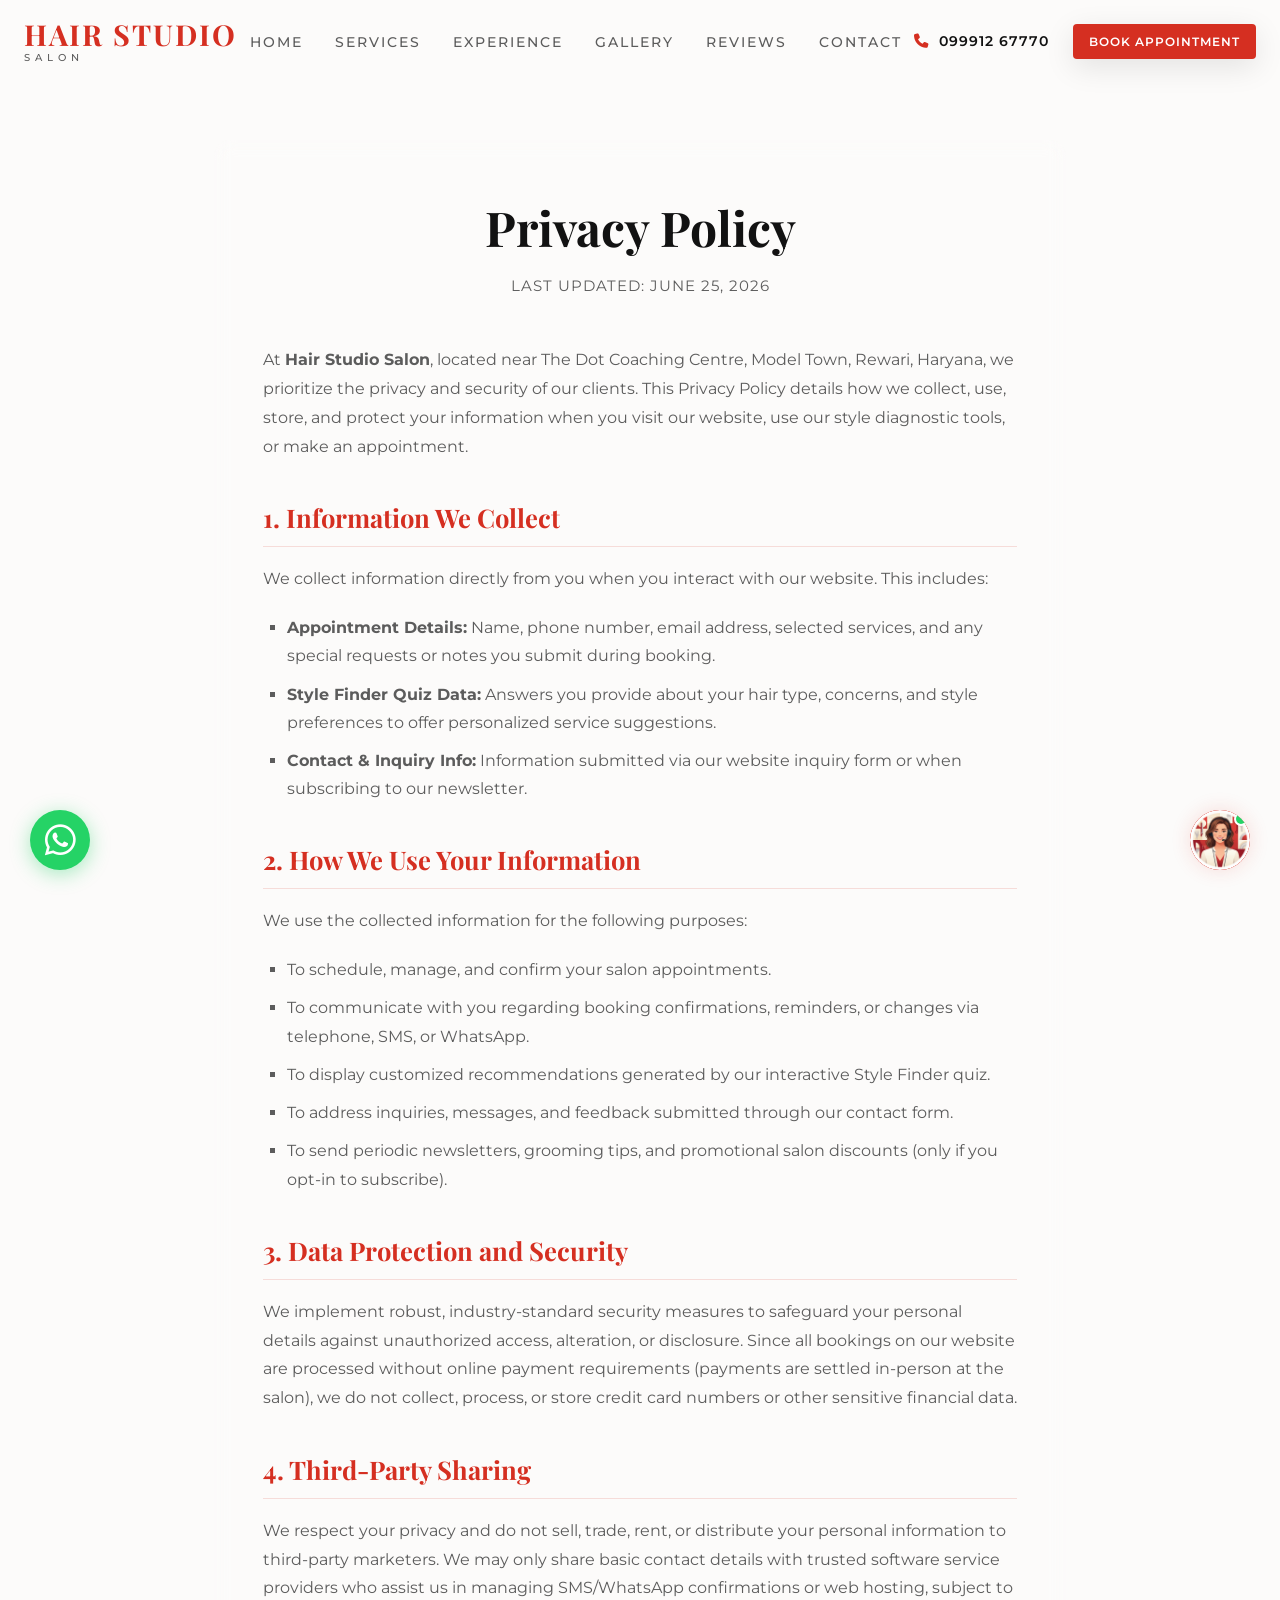
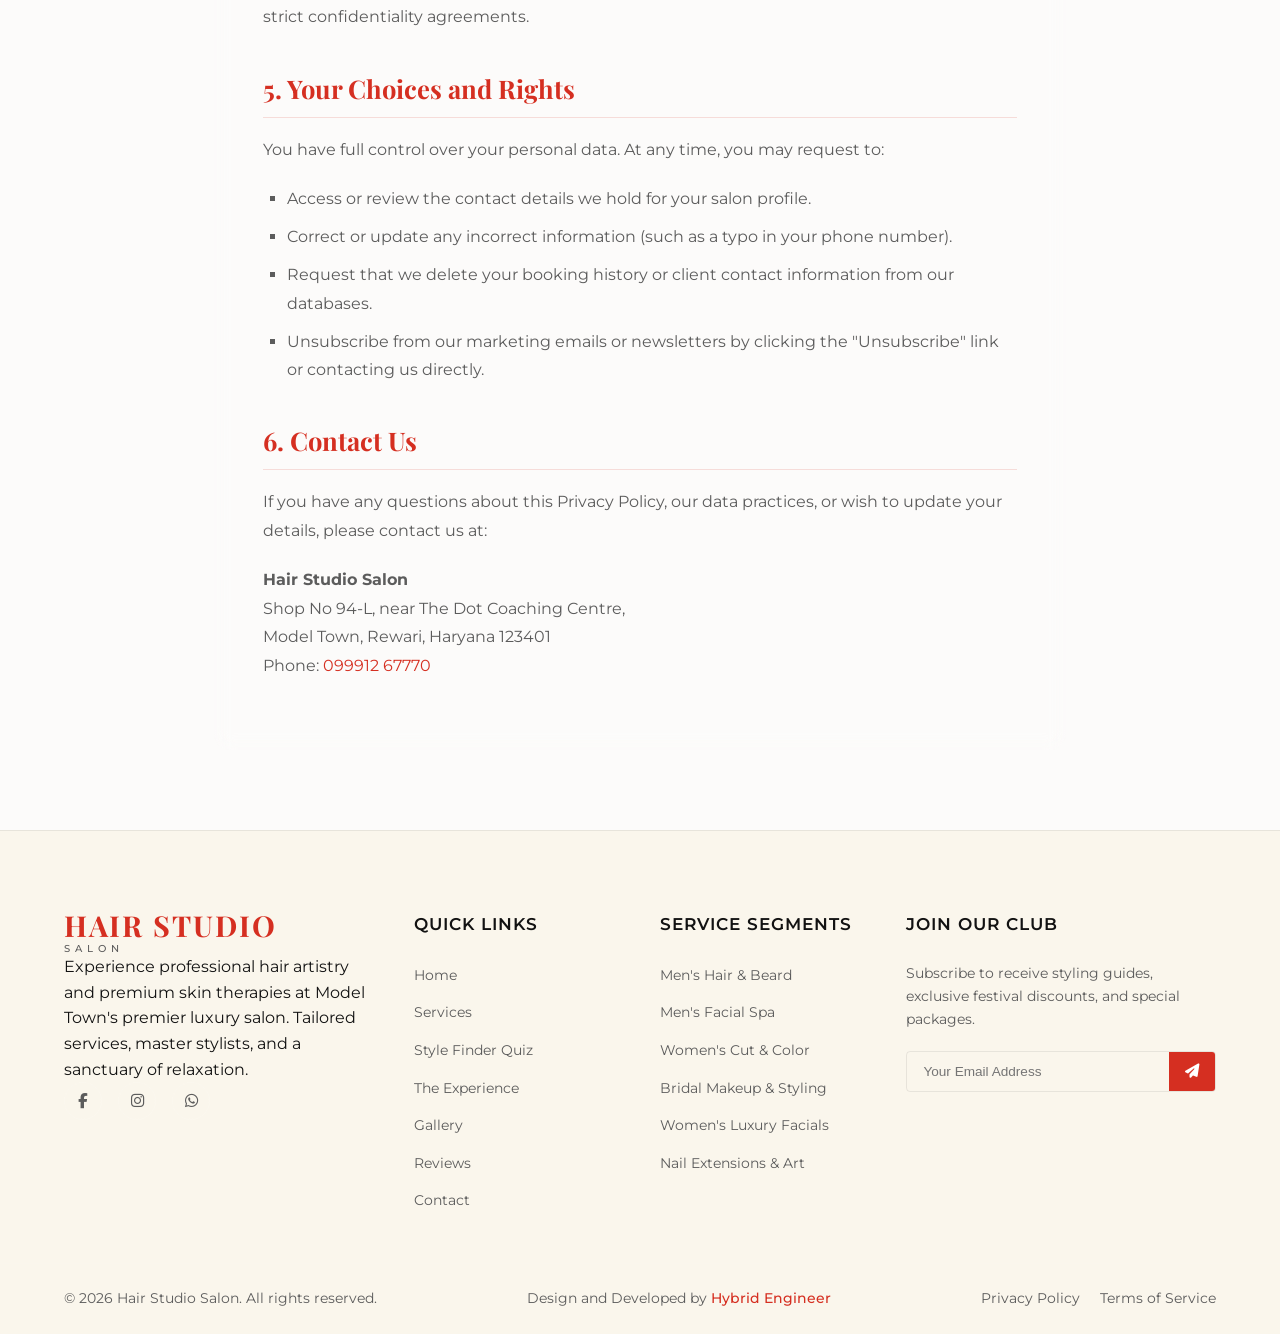
<file: hair-studio-salon/privacy.html>
<!DOCTYPE html>
<html lang="en">
<head>
	<meta charset="UTF-8">
	<meta name="viewport" content="width=device-width, initial-scale=1.0">
	<title>Privacy Policy | Hair Studio Salon - Model Town, Rewari</title>
	<!-- Meta Descriptions for SEO -->
	<meta name="description" content="Read the Privacy Policy of Hair Studio Salon in Model Town, Rewari. Understand how we protect and manage your personal booking details and contact information.">
	
	<!-- Google Fonts -->
	<link rel="preconnect" href="https://fonts.googleapis.com">
	<link rel="preconnect" href="https://fonts.gstatic.com" crossorigin>
	<link href="https://fonts.googleapis.com/css2?family=Montserrat:wght@300;400;500;600;700&family=Playfair+Display:ital,wght@0,400;0,600;0,700;1,400&display=swap" rel="stylesheet">
	
	<!-- FontAwesome for Premium Icons -->
	<link rel="stylesheet" href="https://cdnjs.cloudflare.com/ajax/libs/font-awesome/6.4.0/css/all.min.css">
	
	<!-- Custom Stylesheet -->
	<link rel="stylesheet" href="styles.css">
</head>
<body>
	<!-- Page Preloader -->
	<div id="loader" class="page-loader">
		<div class="loader-content">
			<div class="salon-loader-art">
				<div class="loader-ring"></div>
				<div class="loader-icons">
					<i class="fa-solid fa-comb comb-icon"></i>
					<i class="fa-solid fa-scissors scissor-icon"></i>
				</div>
			</div>
			<div class="loader-logo">
				<span class="red-text">HAIR STUDIO</span>
			</div>
		</div>
	</div>

	<!-- Toast Notification Container -->
	<div id="toast-container" class="toast-container"></div>

	<!-- Header Navigation -->
	<header class="main-header scrolled" id="main-header">
		<div class="header-container">
			<a href="index.html" class="logo-brand" id="logo-brand">
				<span class="red-text">HAIR STUDIO</span>
				<span class="subtitle">SALON</span>
			</a>
			
			<nav class="nav-menu" id="nav-menu">
				<ul class="nav-list">
					<li><a href="index.html#home" class="nav-link">Home</a></li>
					<li><a href="index.html#services" class="nav-link">Services</a></li>
					<li><a href="index.html#experience" class="nav-link">Experience</a></li>
					<li><a href="gallery.html" class="nav-link">Gallery</a></li>
					<li><a href="index.html#testimonials" class="nav-link">Reviews</a></li>
					<li><a href="index.html#contact" class="nav-link">Contact</a></li>
				</ul>
			</nav>
			
			<div class="header-actions">
				<a href="tel:09991267770" class="phone-btn" aria-label="Call Hair Studio">
					<i class="fa-solid fa-phone"></i> <span>099912 67770</span>
				</a>
				<a href="index.html#booking-modal" class="btn btn-red book-trigger">Book Appointment</a>
				
				<!-- Hamburger Menu for Mobile -->
				<button class="hamburger-menu" id="hamburger-menu" aria-label="Toggle navigation menu">
					<span class="bar"></span>
					<span class="bar"></span>
					<span class="bar"></span>
				</button>
			</div>
		</div>
	</header>

	<main>
		<section class="legal-section">
			<div class="legal-card">
				<h1 class="legal-title">Privacy Policy</h1>
				<p class="legal-subtitle">LAST UPDATED: JUNE 25, 2026</p>
				
				<div class="legal-content">
					<p>At <strong>Hair Studio Salon</strong>, located near The Dot Coaching Centre, Model Town, Rewari, Haryana, we prioritize the privacy and security of our clients. This Privacy Policy details how we collect, use, store, and protect your information when you visit our website, use our style diagnostic tools, or make an appointment.</p>
					
					<h3>1. Information We Collect</h3>
					<p>We collect information directly from you when you interact with our website. This includes:</p>
					<ul>
						<li><strong>Appointment Details:</strong> Name, phone number, email address, selected services, and any special requests or notes you submit during booking.</li>
						<li><strong>Style Finder Quiz Data:</strong> Answers you provide about your hair type, concerns, and style preferences to offer personalized service suggestions.</li>
						<li><strong>Contact & Inquiry Info:</strong> Information submitted via our website inquiry form or when subscribing to our newsletter.</li>
					</ul>
					
					<h3>2. How We Use Your Information</h3>
					<p>We use the collected information for the following purposes:</p>
					<ul>
						<li>To schedule, manage, and confirm your salon appointments.</li>
						<li>To communicate with you regarding booking confirmations, reminders, or changes via telephone, SMS, or WhatsApp.</li>
						<li>To display customized recommendations generated by our interactive Style Finder quiz.</li>
						<li>To address inquiries, messages, and feedback submitted through our contact form.</li>
						<li>To send periodic newsletters, grooming tips, and promotional salon discounts (only if you opt-in to subscribe).</li>
					</ul>
					
					<h3>3. Data Protection and Security</h3>
					<p>We implement robust, industry-standard security measures to safeguard your personal details against unauthorized access, alteration, or disclosure. Since all bookings on our website are processed without online payment requirements (payments are settled in-person at the salon), we do not collect, process, or store credit card numbers or other sensitive financial data.</p>
					
					<h3>4. Third-Party Sharing</h3>
					<p>We respect your privacy and do not sell, trade, rent, or distribute your personal information to third-party marketers. We may only share basic contact details with trusted software service providers who assist us in managing SMS/WhatsApp confirmations or web hosting, subject to strict confidentiality agreements.</p>
					
					<h3>5. Your Choices and Rights</h3>
					<p>You have full control over your personal data. At any time, you may request to:</p>
					<ul>
						<li>Access or review the contact details we hold for your salon profile.</li>
						<li>Correct or update any incorrect information (such as a typo in your phone number).</li>
						<li>Request that we delete your booking history or client contact information from our databases.</li>
						<li>Unsubscribe from our marketing emails or newsletters by clicking the "Unsubscribe" link or contacting us directly.</li>
					</ul>
					
					<h3>6. Contact Us</h3>
					<p>If you have any questions about this Privacy Policy, our data practices, or wish to update your details, please contact us at:</p>
					<p>
						<strong>Hair Studio Salon</strong><br>
						Shop No 94-L, near The Dot Coaching Centre,<br>
						Model Town, Rewari, Haryana 123401<br>
						Phone: <a href="tel:09991267770" style="color: var(--primary-gold); text-decoration: none;">099912 67770</a>
					</p>
				</div>
			</div>
		</section>
	</main>

	<!-- Footer Section -->
	<footer class="footer-section">
		<div class="footer-container">
			<div class="footer-info-col">
				<a href="index.html" class="logo-brand">
					<span class="red-text">HAIR STUDIO</span>
					<span class="subtitle">SALON</span>
				</a>
				<p class="footer-desc">Experience professional hair artistry and premium skin therapies at Model Town's premier luxury salon. Tailored services, master stylists, and a sanctuary of relaxation.</p>
				<div class="social-links">
					<a href="#" aria-label="Facebook"><i class="fa-brands fa-facebook-f"></i></a>
					<a href="https://www.instagram.com/hairstudiosalon6?igsh=MWM5MmZndDB5OTRxaA%3D%3D&utm_source=qr" target="_blank" rel="noopener noreferrer" aria-label="Instagram"><i class="fa-brands fa-instagram"></i></a>
					<a href="https://wa.me/919991267770" target="_blank" aria-label="WhatsApp"><i class="fa-brands fa-whatsapp"></i></a>
				</div>
			</div>
			
			<div class="footer-links-col">
				<h3>Quick Links</h3>
				<ul>
					<li><a href="index.html#home">Home</a></li>
					<li><a href="index.html#services">Services</a></li>
					<li><a href="index.html#quiz">Style Finder Quiz</a></li>
					<li><a href="index.html#experience">The Experience</a></li>
					<li><a href="gallery.html">Gallery</a></li>
					<li><a href="index.html#testimonials">Reviews</a></li>
					<li><a href="index.html#contact">Contact</a></li>
				</ul>
			</div>

			<div class="footer-services-col">
				<h3>Service Segments</h3>
				<ul>
					<li><a href="index.html#services" data-gender-select="men">Men's Hair & Beard</a></li>
					<li><a href="index.html#services" data-gender-select="men">Men's Facial Spa</a></li>
					<li><a href="index.html#services" data-gender-select="women">Women's Cut & Color</a></li>
					<li><a href="index.html#services" data-gender-select="women">Bridal Makeup & Styling</a></li>
					<li><a href="index.html#services" data-gender-select="women">Women's Luxury Facials</a></li>
					<li><a href="index.html#services" data-gender-select="women">Nail Extensions & Art</a></li>
				</ul>
			</div>

			<div class="footer-newsletter-col">
				<h3>Join Our Club</h3>
				<p>Subscribe to receive styling guides, exclusive festival discounts, and special packages.</p>
				<form id="newsletter-form" class="newsletter-form">
					<input type="email" placeholder="Your Email Address" required aria-label="Email address">
					<button type="submit" aria-label="Subscribe"><i class="fa-solid fa-paper-plane"></i></button>
				</form>
			</div>
		</div>

		<div class="footer-bottom">
			<div class="footer-bottom-container">
				<p>&copy; 2026 Hair Studio Salon. All rights reserved.</p>
				<p class="footer-credit">Design and Developed by <a href="https://hybridengineer.in/" target="_blank" rel="noopener noreferrer">Hybrid Engineer</a></p>
				<div class="footer-bottom-links">
					<a href="privacy.html">Privacy Policy</a>
					<a href="terms.html">Terms of Service</a>
				</div>
			</div>
		</div>
	</footer>

	<!-- Script file -->
	<script src="app.js"></script>
	<!-- Floating WhatsApp Button -->
	<a href="https://wa.me/919991267770?text=Hi!%20I%20would%20like%20to%20book%20an%20appointment%20at%20Hair%20Studio." class="whatsapp-float" target="_blank" rel="noopener noreferrer" aria-label="Chat on WhatsApp">
		<i class="fa-brands fa-whatsapp"></i>
	</a>

	<!-- Floating Chatbot Button -->
	<button class="chatbot-float" id="chatbot-toggle" aria-label="Open Chat Assistant">
		<img src="assets/lady_assistant.png" alt="Aura Assistant">
		<span class="chatbot-pulse"></span>
	</button>

	<!-- Chatbot Window -->
	<div class="chatbot-window" id="chatbot-window">
		<div class="chatbot-header">
			<div class="chatbot-info">
				<div class="chatbot-avatar">
					<img src="assets/lady_assistant.png" alt="Aura Lady Assistant">
				</div>
				<div class="chatbot-name-wrapper">
					<span class="chatbot-title">Aura</span>
					<span class="chatbot-status">Online Assistant</span>
				</div>
			</div>
			<button class="chatbot-close" id="chatbot-close-btn" aria-label="Close Chat Window">
				<i class="fa-solid fa-xmark"></i>
			</button>
		</div>
		
		<div class="chatbot-messages" id="chatbot-messages">
			<div class="chat-message bot">
				<div class="chat-bubble">
					Hi! I'm <strong>Aura</strong>, your virtual assistant at <strong>Hair Studio</strong>. How can I help you today?
				</div>
			</div>
			<!-- Quick Replies -->
			<div class="chat-quick-replies" id="chat-quick-replies">
				<button class="quick-reply-btn" data-reply="Book an Appointment">Book Appointment</button>
				<button class="quick-reply-btn" data-reply="What are your hours?">Salon Hours</button>
				<button class="quick-reply-btn" data-reply="Where is the salon located?">Our Location</button>
				<button class="quick-reply-btn" data-reply="What services do you offer?">Explore Services</button>
			</div>
		</div>
		
		<div class="chatbot-input-area">
			<input type="text" id="chatbot-input" placeholder="Type your message here..." aria-label="Type message">
			<button id="chatbot-send" aria-label="Send message">
				<i class="fa-solid fa-paper-plane"></i>
			</button>
		</div>
	</div>

</body>
</html>
</file>
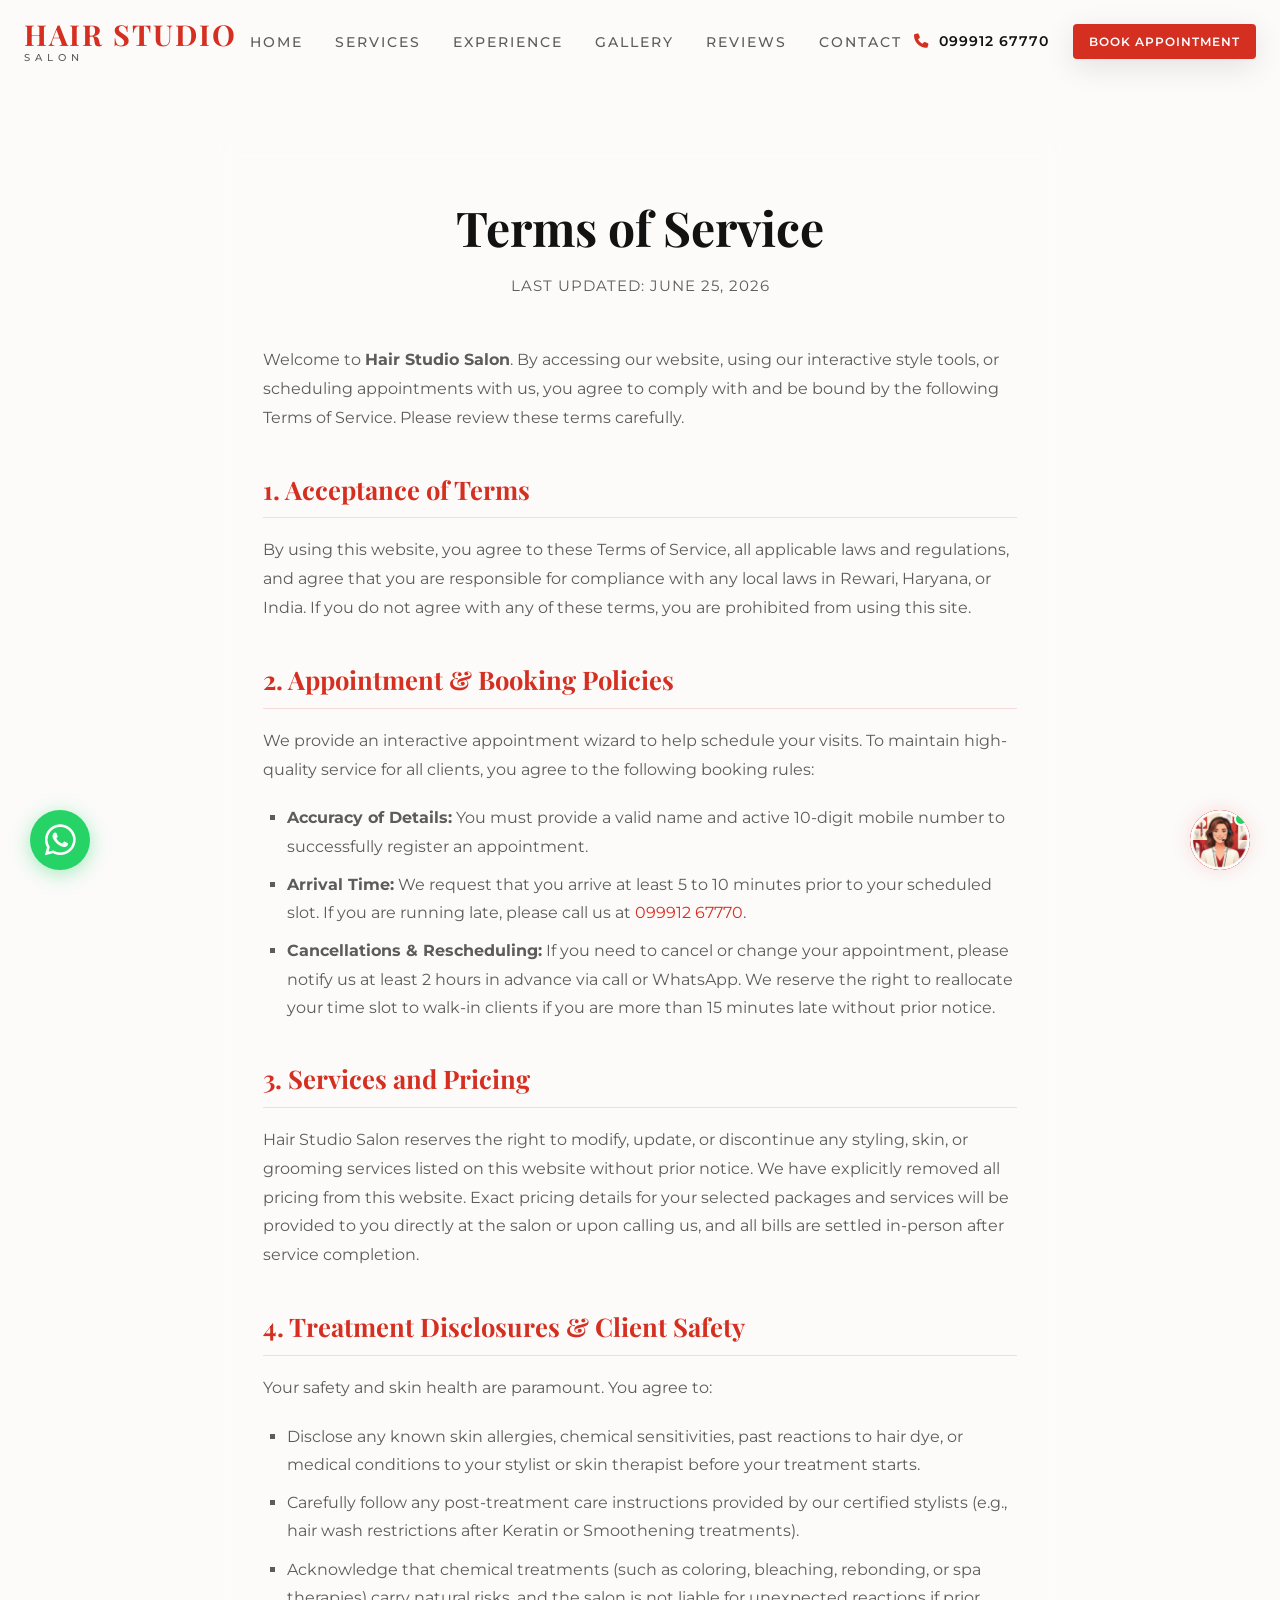
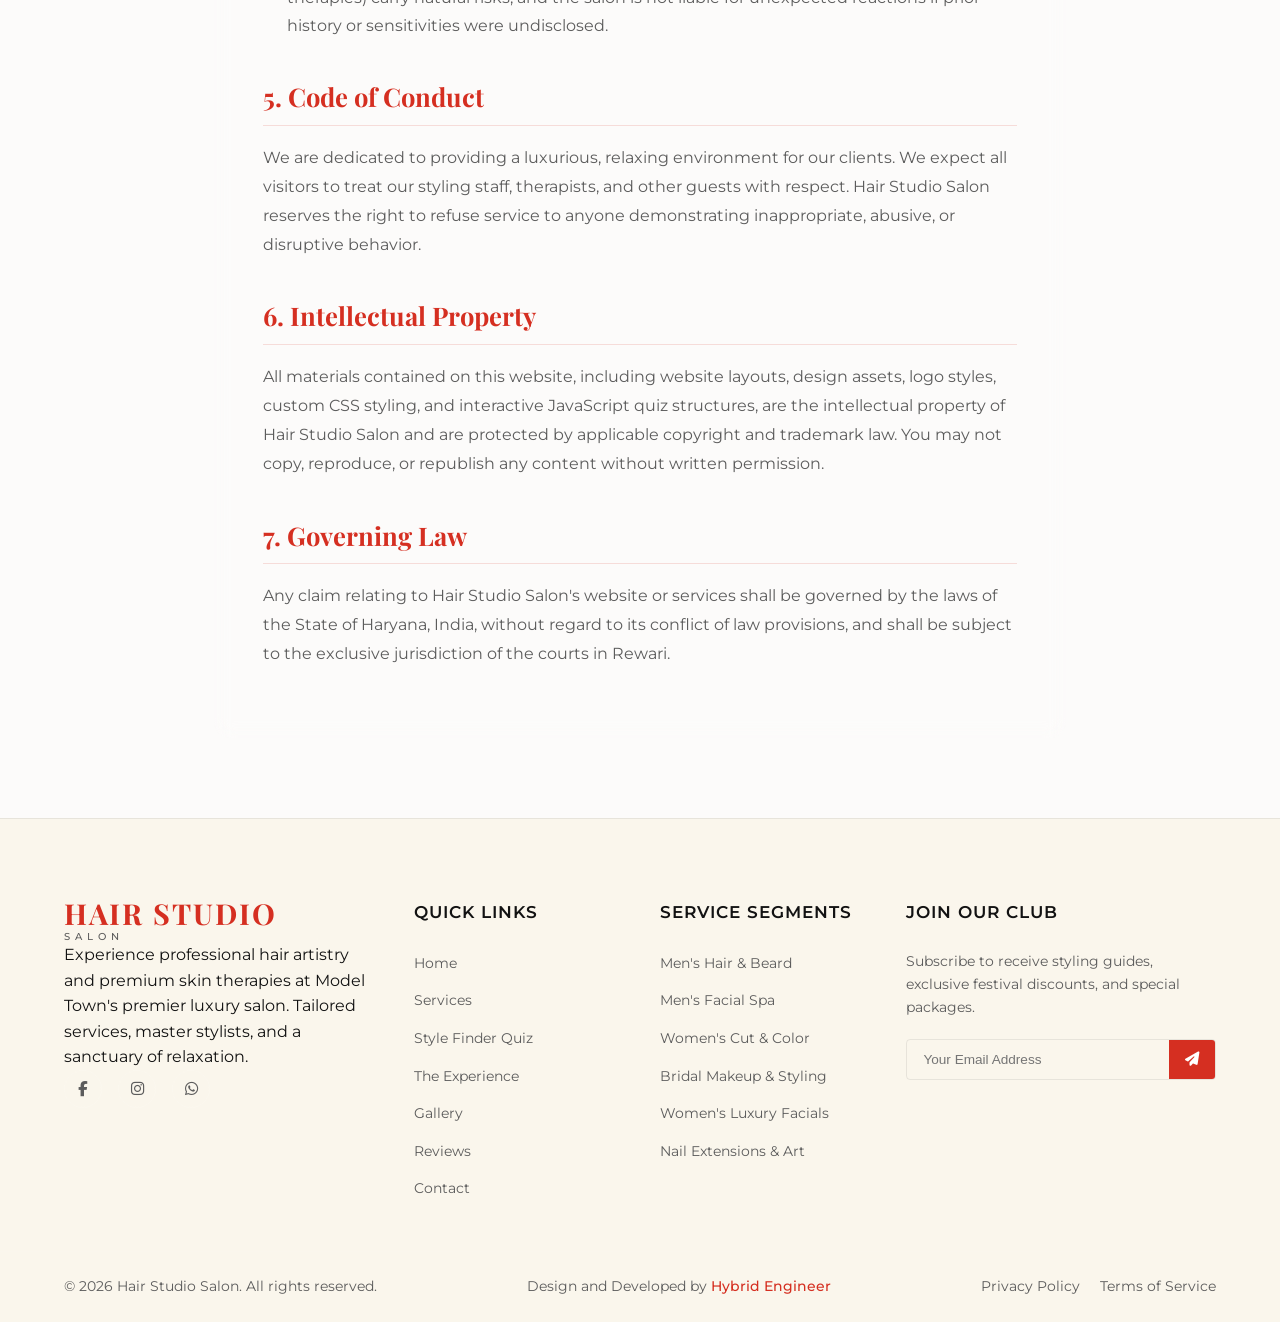
<file: hair-studio-salon/terms.html>
<!DOCTYPE html>
<html lang="en">
<head>
	<meta charset="UTF-8">
	<meta name="viewport" content="width=device-width, initial-scale=1.0">
	<title>Terms of Service | Hair Studio Salon - Model Town, Rewari</title>
	<!-- Meta Descriptions for SEO -->
	<meta name="description" content="Read the Terms of Service of Hair Studio Salon in Model Town, Rewari. Understand our appointment booking rules, cancellation policy, and salon service guidelines.">
	
	<!-- Google Fonts -->
	<link rel="preconnect" href="https://fonts.googleapis.com">
	<link rel="preconnect" href="https://fonts.gstatic.com" crossorigin>
	<link href="https://fonts.googleapis.com/css2?family=Montserrat:wght@300;400;500;600;700&family=Playfair+Display:ital,wght@0,400;0,600;0,700;1,400&display=swap" rel="stylesheet">
	
	<!-- FontAwesome for Premium Icons -->
	<link rel="stylesheet" href="https://cdnjs.cloudflare.com/ajax/libs/font-awesome/6.4.0/css/all.min.css">
	
	<!-- Custom Stylesheet -->
	<link rel="stylesheet" href="styles.css">
</head>
<body>
	<!-- Page Preloader -->
	<div id="loader" class="page-loader">
		<div class="loader-content">
			<div class="salon-loader-art">
				<div class="loader-ring"></div>
				<div class="loader-icons">
					<i class="fa-solid fa-comb comb-icon"></i>
					<i class="fa-solid fa-scissors scissor-icon"></i>
				</div>
			</div>
			<div class="loader-logo">
				<span class="red-text">HAIR STUDIO</span>
			</div>
		</div>
	</div>

	<!-- Toast Notification Container -->
	<div id="toast-container" class="toast-container"></div>

	<!-- Header Navigation -->
	<header class="main-header scrolled" id="main-header">
		<div class="header-container">
			<a href="index.html" class="logo-brand" id="logo-brand">
				<span class="red-text">HAIR STUDIO</span>
				<span class="subtitle">SALON</span>
			</a>
			
			<nav class="nav-menu" id="nav-menu">
				<ul class="nav-list">
					<li><a href="index.html#home" class="nav-link">Home</a></li>
					<li><a href="index.html#services" class="nav-link">Services</a></li>
					<li><a href="index.html#experience" class="nav-link">Experience</a></li>
					<li><a href="gallery.html" class="nav-link">Gallery</a></li>
					<li><a href="index.html#testimonials" class="nav-link">Reviews</a></li>
					<li><a href="index.html#contact" class="nav-link">Contact</a></li>
				</ul>
			</nav>
			
			<div class="header-actions">
				<a href="tel:09991267770" class="phone-btn" aria-label="Call Hair Studio">
					<i class="fa-solid fa-phone"></i> <span>099912 67770</span>
				</a>
				<a href="index.html#booking-modal" class="btn btn-red book-trigger">Book Appointment</a>
				
				<!-- Hamburger Menu for Mobile -->
				<button class="hamburger-menu" id="hamburger-menu" aria-label="Toggle navigation menu">
					<span class="bar"></span>
					<span class="bar"></span>
					<span class="bar"></span>
				</button>
			</div>
		</div>
	</header>

	<main>
		<section class="legal-section">
			<div class="legal-card">
				<h1 class="legal-title">Terms of Service</h1>
				<p class="legal-subtitle">LAST UPDATED: JUNE 25, 2026</p>
				
				<div class="legal-content">
					<p>Welcome to <strong>Hair Studio Salon</strong>. By accessing our website, using our interactive style tools, or scheduling appointments with us, you agree to comply with and be bound by the following Terms of Service. Please review these terms carefully.</p>
					
					<h3>1. Acceptance of Terms</h3>
					<p>By using this website, you agree to these Terms of Service, all applicable laws and regulations, and agree that you are responsible for compliance with any local laws in Rewari, Haryana, or India. If you do not agree with any of these terms, you are prohibited from using this site.</p>
					
					<h3>2. Appointment & Booking Policies</h3>
					<p>We provide an interactive appointment wizard to help schedule your visits. To maintain high-quality service for all clients, you agree to the following booking rules:</p>
					<ul>
						<li><strong>Accuracy of Details:</strong> You must provide a valid name and active 10-digit mobile number to successfully register an appointment.</li>
						<li><strong>Arrival Time:</strong> We request that you arrive at least 5 to 10 minutes prior to your scheduled slot. If you are running late, please call us at <a href="tel:09991267770" style="color: var(--primary-gold); text-decoration: none;">099912 67770</a>.</li>
						<li><strong>Cancellations & Rescheduling:</strong> If you need to cancel or change your appointment, please notify us at least 2 hours in advance via call or WhatsApp. We reserve the right to reallocate your time slot to walk-in clients if you are more than 15 minutes late without prior notice.</li>
					</ul>
					
					<h3>3. Services and Pricing</h3>
					<p>Hair Studio Salon reserves the right to modify, update, or discontinue any styling, skin, or grooming services listed on this website without prior notice. We have explicitly removed all pricing from this website. Exact pricing details for your selected packages and services will be provided to you directly at the salon or upon calling us, and all bills are settled in-person after service completion.</p>
					
					<h3>4. Treatment Disclosures & Client Safety</h3>
					<p>Your safety and skin health are paramount. You agree to:</p>
					<ul>
						<li>Disclose any known skin allergies, chemical sensitivities, past reactions to hair dye, or medical conditions to your stylist or skin therapist before your treatment starts.</li>
						<li>Carefully follow any post-treatment care instructions provided by our certified stylists (e.g., hair wash restrictions after Keratin or Smoothening treatments).</li>
						<li>Acknowledge that chemical treatments (such as coloring, bleaching, rebonding, or spa therapies) carry natural risks, and the salon is not liable for unexpected reactions if prior history or sensitivities were undisclosed.</li>
					</ul>
					
					<h3>5. Code of Conduct</h3>
					<p>We are dedicated to providing a luxurious, relaxing environment for our clients. We expect all visitors to treat our styling staff, therapists, and other guests with respect. Hair Studio Salon reserves the right to refuse service to anyone demonstrating inappropriate, abusive, or disruptive behavior.</p>
					
					<h3>6. Intellectual Property</h3>
					<p>All materials contained on this website, including website layouts, design assets, logo styles, custom CSS styling, and interactive JavaScript quiz structures, are the intellectual property of Hair Studio Salon and are protected by applicable copyright and trademark law. You may not copy, reproduce, or republish any content without written permission.</p>
					
					<h3>7. Governing Law</h3>
					<p>Any claim relating to Hair Studio Salon's website or services shall be governed by the laws of the State of Haryana, India, without regard to its conflict of law provisions, and shall be subject to the exclusive jurisdiction of the courts in Rewari.</p>
				</div>
			</div>
		</section>
	</main>

	<!-- Footer Section -->
	<footer class="footer-section">
		<div class="footer-container">
			<div class="footer-info-col">
				<a href="index.html" class="logo-brand">
					<span class="red-text">HAIR STUDIO</span>
					<span class="subtitle">SALON</span>
				</a>
				<p class="footer-desc">Experience professional hair artistry and premium skin therapies at Model Town's premier luxury salon. Tailored services, master stylists, and a sanctuary of relaxation.</p>
				<div class="social-links">
					<a href="#" aria-label="Facebook"><i class="fa-brands fa-facebook-f"></i></a>
					<a href="https://www.instagram.com/hairstudiosalon6?igsh=MWM5MmZndDB5OTRxaA%3D%3D&utm_source=qr" target="_blank" rel="noopener noreferrer" aria-label="Instagram"><i class="fa-brands fa-instagram"></i></a>
					<a href="https://wa.me/919991267770" target="_blank" aria-label="WhatsApp"><i class="fa-brands fa-whatsapp"></i></a>
				</div>
			</div>
			
			<div class="footer-links-col">
				<h3>Quick Links</h3>
				<ul>
					<li><a href="index.html#home">Home</a></li>
					<li><a href="index.html#services">Services</a></li>
					<li><a href="index.html#quiz">Style Finder Quiz</a></li>
					<li><a href="index.html#experience">The Experience</a></li>
					<li><a href="gallery.html">Gallery</a></li>
					<li><a href="index.html#testimonials">Reviews</a></li>
					<li><a href="index.html#contact">Contact</a></li>
				</ul>
			</div>

			<div class="footer-services-col">
				<h3>Service Segments</h3>
				<ul>
					<li><a href="index.html#services" data-gender-select="men">Men's Hair & Beard</a></li>
					<li><a href="index.html#services" data-gender-select="men">Men's Facial Spa</a></li>
					<li><a href="index.html#services" data-gender-select="women">Women's Cut & Color</a></li>
					<li><a href="index.html#services" data-gender-select="women">Bridal Makeup & Styling</a></li>
					<li><a href="index.html#services" data-gender-select="women">Women's Luxury Facials</a></li>
					<li><a href="index.html#services" data-gender-select="women">Nail Extensions & Art</a></li>
				</ul>
			</div>

			<div class="footer-newsletter-col">
				<h3>Join Our Club</h3>
				<p>Subscribe to receive styling guides, exclusive festival discounts, and special packages.</p>
				<form id="newsletter-form" class="newsletter-form">
					<input type="email" placeholder="Your Email Address" required aria-label="Email address">
					<button type="submit" aria-label="Subscribe"><i class="fa-solid fa-paper-plane"></i></button>
				</form>
			</div>
		</div>

		<div class="footer-bottom">
			<div class="footer-bottom-container">
				<p>&copy; 2026 Hair Studio Salon. All rights reserved.</p>
				<p class="footer-credit">Design and Developed by <a href="https://hybridengineer.in/" target="_blank" rel="noopener noreferrer">Hybrid Engineer</a></p>
				<div class="footer-bottom-links">
					<a href="privacy.html">Privacy Policy</a>
					<a href="terms.html">Terms of Service</a>
				</div>
			</div>
		</div>
	</footer>

	<!-- Script file -->
	<script src="app.js"></script>
	<!-- Floating WhatsApp Button -->
	<a href="https://wa.me/919991267770?text=Hi!%20I%20would%20like%20to%20book%20an%20appointment%20at%20Hair%20Studio." class="whatsapp-float" target="_blank" rel="noopener noreferrer" aria-label="Chat on WhatsApp">
		<i class="fa-brands fa-whatsapp"></i>
	</a>

	<!-- Floating Chatbot Button -->
	<button class="chatbot-float" id="chatbot-toggle" aria-label="Open Chat Assistant">
		<img src="assets/lady_assistant.png" alt="Aura Assistant">
		<span class="chatbot-pulse"></span>
	</button>

	<!-- Chatbot Window -->
	<div class="chatbot-window" id="chatbot-window">
		<div class="chatbot-header">
			<div class="chatbot-info">
				<div class="chatbot-avatar">
					<img src="assets/lady_assistant.png" alt="Aura Lady Assistant">
				</div>
				<div class="chatbot-name-wrapper">
					<span class="chatbot-title">Aura</span>
					<span class="chatbot-status">Online Assistant</span>
				</div>
			</div>
			<button class="chatbot-close" id="chatbot-close-btn" aria-label="Close Chat Window">
				<i class="fa-solid fa-xmark"></i>
			</button>
		</div>
		
		<div class="chatbot-messages" id="chatbot-messages">
			<div class="chat-message bot">
				<div class="chat-bubble">
					Hi! I'm <strong>Aura</strong>, your virtual assistant at <strong>Hair Studio</strong>. How can I help you today?
				</div>
			</div>
			<!-- Quick Replies -->
			<div class="chat-quick-replies" id="chat-quick-replies">
				<button class="quick-reply-btn" data-reply="Book an Appointment">Book Appointment</button>
				<button class="quick-reply-btn" data-reply="What are your hours?">Salon Hours</button>
				<button class="quick-reply-btn" data-reply="Where is the salon located?">Our Location</button>
				<button class="quick-reply-btn" data-reply="What services do you offer?">Explore Services</button>
			</div>
		</div>
		
		<div class="chatbot-input-area">
			<input type="text" id="chatbot-input" placeholder="Type your message here..." aria-label="Type message">
			<button id="chatbot-send" aria-label="Send message">
				<i class="fa-solid fa-paper-plane"></i>
			</button>
		</div>
	</div>

</body>
</html>
</file>
<file: hair-studio-salon/styles.css>
/* ==========================================================================
   HAIR STUDIO SALON - DESIGN SYSTEM & STYLESHEET
   Location: Model Town, Rewari
   Theme: Luxury Dark Mode with Metallic Gold Accents
   ========================================================================== */

/* 1. CSS CUSTOM PROPERTIES (VARIABLES)
   ========================================================================== */
:root {
    /* Color Palette */
    --bg-darker: #faf6ec;
    --bg-dark: #fcfbfa;
    --bg-card: #ffffff;
    --bg-card-hover: #f7f2e4;
    
    --primary-gold: #D52F21;
    --primary-gold-rgb: 213, 47, 33;
    --light-gold: #D52F21;
    --dark-gold: #D52F21;
    
    --text-white: #121212;
    --text-muted: #5c5c5c;
    --text-dark: #333333;
    
    --gold-gradient: #D52F21;
    --dark-gradient: #faf6ec;
    
    --border-color: rgba(18, 18, 18, 0.08);
    --border-gold: rgba(213, 47, 33, 0.25);
    
    /* Typography */
    --font-heading: 'Playfair Display', Georgia, serif;
    --font-body: 'Montserrat', system-ui, -apple-system, sans-serif;
    
    /* Transitions & Shadows */
    --transition-smooth: all 0.4s cubic-bezier(0.16, 1, 0.3, 1);
    --transition-quick: all 0.2s ease;
    --shadow-soft: 0 8px 30px rgba(0, 0, 0, 0.1);
    --shadow-glow: 0 0 20px rgba(213, 47, 33, 0.15);
    --shadow-glow-intense: 0 0 30px rgba(213, 47, 33, 0.3);
    
    /* Border Radii */
    --radius-sm: 4px;
    --radius-md: 8px;
    --radius-lg: 16px;
    --radius-full: 9999px;
}

/* 2. BASE STYLES & RESET
   ========================================================================== */
*, *::before, *::after {
    box-sizing: border-box;
    margin: 0;
    padding: 0;
}

html {
    scroll-behavior: smooth;
    font-size: 16px;
}

body {
    background-color: var(--bg-dark);
    color: var(--text-white);
    font-family: var(--font-body);
    line-height: 1.6;
    overflow-x: hidden;
}

img {
    max-width: 100%;
    height: auto;
    display: block;
}

a {
    color: inherit;
    text-decoration: none;
    transition: var(--transition-quick);
}

button {
    font-family: inherit;
    background: none;
    border: none;
    cursor: pointer;
    outline: none;
}

/* Custom Scrollbar */
::-webkit-scrollbar {
    width: 8px;
}

::-webkit-scrollbar-track {
    background: var(--bg-darker);
}

::-webkit-scrollbar-thumb {
    background: #333;
    border-radius: var(--radius-full);
}

::-webkit-scrollbar-thumb:hover {
    background: var(--primary-gold);
}

/* 3. REUSABLE COMPONENTS (BUTTONS, TYPOGRAPHY)
   ========================================================================== */
.section-container {
    max-width: 1200px;
    margin: 0 auto;
    padding: 100px 24px;
}

/* Section Headers */
.section-header {
    text-align: center;
    margin-bottom: 60px;
}

.section-subtitle {
    font-size: 0.85rem;
    font-weight: 600;
    letter-spacing: 4px;
    color: var(--primary-gold);
    display: block;
    margin-bottom: 12px;
    text-transform: uppercase;
}

.section-title {
    font-family: var(--font-heading);
    font-size: 2.8rem;
    font-weight: 700;
    margin-bottom: 20px;
    letter-spacing: 1px;
}

.section-divider {
    width: 60px;
    height: 3px;
    background: var(--gold-gradient);
    margin: 0 auto 24px auto;
    border-radius: var(--radius-full);
}

.section-desc {
    color: var(--text-muted);
    max-width: 650px;
    margin: 0 auto;
    font-size: 1.05rem;
}

/* Buttons */
.btn {
    display: inline-flex;
    align-items: center;
    justify-content: center;
    padding: 14px 28px;
    font-size: 0.9rem;
    font-weight: 600;
    text-transform: uppercase;
    letter-spacing: 2px;
    border-radius: var(--radius-sm);
    transition: var(--transition-smooth);
    position: relative;
    overflow: hidden;
}

.btn-gold,
.btn-red {
    background: var(--gold-gradient);
    color: #ffffff;
    box-shadow: var(--shadow-soft);
}

.btn-gold::before,
.btn-red::before {
    content: '';
    position: absolute;
    top: 0;
    left: -100%;
    width: 100%;
    height: 100%;
    background: linear-gradient(90deg, transparent, rgba(255, 255, 255, 0.4), transparent);
    transition: 0.5s;
}

.btn-gold:hover::before,
.btn-red:hover::before {
    left: 100%;
}

.btn-gold:hover,
.btn-red:hover {
    transform: translateY(-2px);
    box-shadow: var(--shadow-glow);
}

.btn-outline {
    border: 1px solid var(--primary-gold);
    color: var(--primary-gold);
    background: transparent;
}

.btn-outline:hover {
    background: var(--gold-gradient);
    color: #ffffff;
    transform: translateY(-2px);
    box-shadow: var(--shadow-glow);
}

.btn-large {
    padding: 18px 36px;
    font-size: 0.95rem;
}

.btn-full-width {
    width: 100%;
}

.btn:disabled {
    opacity: 0.5;
    cursor: not-allowed;
    transform: none !important;
    box-shadow: none !important;
}

/* Common text styles */
.gold-text,
.red-text {
    color: var(--primary-gold);
}

.gold-gradient-text,
.red-gradient-text {
    color: var(--primary-gold);
}

/* Toast Notifications */
.toast-container {
    position: fixed;
    top: 24px;
    right: 24px;
    z-index: 10000;
    display: flex;
    flex-direction: column;
    gap: 12px;
}

.toast {
    background: rgba(255, 255, 255, 0.95);
    border-left: 4px solid var(--primary-gold);
    color: var(--text-white);
    padding: 16px 24px;
    border-radius: var(--radius-sm);
    box-shadow: var(--shadow-soft);
    display: flex;
    align-items: center;
    gap: 12px;
    min-width: 300px;
    transform: translateX(120%);
    transition: transform 0.4s cubic-bezier(0.175, 0.885, 0.32, 1.275);
    backdrop-filter: blur(10px);
}

.toast.show {
    transform: translateX(0);
}

.toast i {
    color: var(--primary-gold);
    font-size: 1.25rem;
}

/* ==========================================================================
   4. HEADER & NAVIGATION
   ========================================================================== */
.main-header {
    position: fixed;
    top: 0;
    left: 0;
    width: 100%;
    z-index: 1000;
    transition: var(--transition-smooth);
    background: transparent;
    border-bottom: 1px solid transparent;
}

.main-header.scrolled {
    background: rgba(252, 251, 250, 0.85);
    backdrop-filter: blur(20px);
    border-bottom: 1px solid var(--border-color);
}

.header-container {
    max-width: 1400px;
    margin: 0 auto;
    padding: 20px 24px;
    display: flex;
    align-items: center;
    justify-content: space-between;
    transition: var(--transition-smooth);
}

.main-header.scrolled .header-container {
    padding: 14px 24px;
}

/* Logo Brand */
.logo-brand {
    font-family: var(--font-heading);
    font-size: 1.8rem;
    font-weight: 700;
    letter-spacing: 2px;
    display: flex;
    flex-direction: column;
    line-height: 1;
}

.logo-brand .subtitle {
    font-family: var(--font-body);
    font-size: 0.65rem;
    letter-spacing: 5px;
    color: var(--text-muted);
    margin-top: 4px;
    font-weight: 500;
}

/* Navigation Links */
.nav-list {
    display: flex;
    list-style: none;
    gap: 32px;
}

.nav-link {
    font-size: 0.85rem;
    font-weight: 500;
    text-transform: uppercase;
    letter-spacing: 2px;
    color: var(--text-muted);
    position: relative;
    padding: 8px 0;
}

.nav-link::after {
    content: '';
    position: absolute;
    bottom: 0;
    left: 0;
    width: 0;
    height: 1.5px;
    background: var(--gold-gradient);
    transition: var(--transition-quick);
}

.nav-link:hover {
    color: var(--text-white);
}

.nav-link:hover::after,
.nav-link.active::after {
    width: 100%;
}

.nav-link.active {
    color: var(--primary-gold);
}

/* Header Actions */
.header-actions {
    display: flex;
    align-items: center;
    gap: 24px;
}

.header-actions .book-trigger {
    padding: 8px 16px;
    font-size: 0.75rem;
    letter-spacing: 1px;
}

.phone-btn {
    display: flex;
    align-items: center;
    gap: 10px;
    font-size: 0.9rem;
    font-weight: 600;
    letter-spacing: 1px;
}

.phone-btn i {
    color: var(--primary-gold);
}

.phone-btn:hover {
    color: var(--primary-gold);
}

/* Mobile Hamburger Menu */
.hamburger-menu {
    display: none;
    flex-direction: column;
    justify-content: space-between;
    width: 24px;
    height: 18px;
}

.hamburger-menu .bar {
    width: 100%;
    height: 2px;
    background-color: var(--text-white);
    transition: var(--transition-quick);
}

/* ==========================================================================
   5. HERO SECTION
   ========================================================================== */
.hero-section {
    position: relative;
    height: 100vh;
    min-height: 700px;
    display: flex;
    align-items: center;
    background-image: url('assets/salon_interior.png');
    background-size: cover;
    background-position: center;
    overflow: hidden;
}

.hero-bg-overlay {
    position: absolute;
    top: 0;
    left: 0;
    width: 100%;
    height: 100%;
    background: rgba(252, 251, 250, 0.7);
    z-index: 1;
}

.hero-content-wrapper {
    position: relative;
    z-index: 2;
    max-width: 1200px;
    margin: 0 auto;
    padding: 0 24px;
    width: 100%;
    display: grid;
    grid-template-columns: 1.2fr 0.8fr;
    align-items: center;
    gap: 40px;
}

.hero-text-content {
    animation: fadeInUp 1s ease-out forwards;
}

.hero-tagline {
    font-size: 0.8rem;
    font-weight: 600;
    letter-spacing: 4px;
    color: var(--primary-gold);
    margin-bottom: 24px;
    display: flex;
    align-items: center;
    gap: 12px;
}

.hero-tagline .line {
    width: 30px;
    height: 1px;
    background: var(--primary-gold);
    display: inline-block;
}

.hero-title {
    font-family: var(--font-heading);
    font-size: 4.5rem;
    line-height: 1.15;
    font-weight: 700;
    margin-bottom: 24px;
}

.hero-description {
    font-size: 1.15rem;
    color: var(--text-muted);
    margin-bottom: 40px;
    max-width: 580px;
}

.hero-actions-container {
    display: flex;
    gap: 20px;
    flex-wrap: wrap;
}

/* Hero Badge Card */
.hero-badge-card {
    background: rgba(255, 255, 255, 0.7);
    backdrop-filter: blur(15px);
    border: 1px solid var(--border-color);
    padding: 40px;
    border-radius: var(--radius-lg);
    text-align: center;
    box-shadow: var(--shadow-soft);
    position: relative;
    justify-self: end;
    animation: fadeInUp 1.2s ease-out forwards;
    border-top: 2px solid var(--primary-gold);
}

.hero-badge-card::after {
    content: '';
    position: absolute;
    width: 80%;
    height: 1px;
    background: var(--gold-gradient);
    bottom: 0;
    left: 10%;
}

.badge-content .number {
    font-family: var(--font-heading);
    font-size: 3.5rem;
    font-weight: 700;
    color: var(--primary-gold);
    display: block;
    line-height: 1;
    margin-bottom: 12px;
}

.badge-content .text {
    font-size: 0.9rem;
    font-weight: 500;
    letter-spacing: 2px;
    text-transform: uppercase;
    color: var(--text-white);
}

/* Scroll Down Indicator */
.scroll-down-indicator {
    position: absolute;
    bottom: 40px;
    left: 50%;
    transform: translateX(-50%);
    z-index: 2;
    display: flex;
    flex-direction: column;
    align-items: center;
    gap: 12px;
    color: var(--text-muted);
    font-size: 0.75rem;
    letter-spacing: 2px;
    text-transform: uppercase;
}

.scroll-down-indicator:hover {
    color: var(--primary-gold);
}

.mouse-icon {
    width: 24px;
    height: 40px;
    border: 2px solid var(--text-muted);
    border-radius: var(--radius-full);
    position: relative;
}

.mouse-icon .wheel {
    width: 4px;
    height: 8px;
    background-color: var(--primary-gold);
    border-radius: var(--radius-full);
    position: absolute;
    top: 8px;
    left: 50%;
    transform: translateX(-50%);
    animation: scrollMouse 1.8s infinite ease-in-out;
}

/* ==========================================================================
   6. SERVICES SECTION
   ========================================================================== */
.services-section {
    background: var(--bg-darker);
}

.services-tabs {
    display: flex;
    justify-content: center;
    gap: 24px;
    margin-bottom: 50px;
}

.tab-toggle-btn {
    padding: 16px 36px;
    font-size: 1.05rem;
    font-weight: 600;
    text-transform: uppercase;
    letter-spacing: 2px;
    border-bottom: 2px solid transparent;
    color: var(--text-muted);
    display: flex;
    align-items: center;
    gap: 12px;
    transition: var(--transition-smooth);
}

.tab-toggle-btn.active {
    color: var(--primary-gold);
    border-bottom: 2px solid var(--primary-gold);
}

.tab-toggle-btn:hover {
    color: var(--text-white);
}

/* Services Panels display control */
.services-panel {
    display: none;
    opacity: 0;
    transition: opacity 0.5s ease-in-out;
}

.services-panel.active {
    display: block;
    opacity: 1;
    animation: fadeIn 0.6s ease-in-out forwards;
}

.services-grid {
    display: grid;
    grid-template-columns: repeat(auto-fill, minmax(350px, 1fr));
    gap: 30px;
}

/* Service Category Cards */
.service-category-card {
    background: var(--bg-card);
    border: 1px solid var(--border-color);
    padding: 40px 30px;
    border-radius: var(--radius-md);
    transition: var(--transition-smooth);
    position: relative;
    overflow: hidden;
}

.service-category-card::before {
    content: '';
    position: absolute;
    top: 0;
    left: 0;
    width: 100%;
    height: 3px;
    background: transparent;
    transition: var(--transition-smooth);
}

.service-category-card:hover {
    transform: translateY(-5px);
    border-color: rgba(213, 47, 33, 0.2);
    box-shadow: var(--shadow-soft);
}

.service-category-card:hover::before {
    background: var(--gold-gradient);
}

.category-icon-wrapper {
    width: 60px;
    height: 60px;
    background: rgba(255, 255, 255, 0.03);
    border-radius: var(--radius-sm);
    display: flex;
    align-items: center;
    justify-content: center;
    font-size: 1.5rem;
    color: var(--primary-gold);
    margin-bottom: 24px;
    transition: var(--transition-smooth);
    border: 1px solid rgba(255, 255, 255, 0.05);
}

.service-category-card:hover .category-icon-wrapper {
    background: var(--gold-gradient);
    color: #ffffff;
    transform: scale(1.05);
}

.service-category-card h3 {
    font-family: var(--font-heading);
    font-size: 1.6rem;
    margin-bottom: 12px;
}

.category-description {
    color: var(--text-muted);
    font-size: 0.9rem;
    margin-bottom: 30px;
}

/* Service Item Lists */
.service-list {
    list-style: none;
    display: flex;
    flex-direction: column;
    gap: 16px;
}

.service-list li {
    display: flex;
    align-items: center;
    justify-content: space-between;
    font-size: 0.95rem;
}

.price-dash {
    flex-grow: 1;
    border-bottom: 1px dashed rgba(255, 255, 255, 0.15);
    margin: 0 12px;
}

.price-val {
    font-weight: 600;
    color: var(--primary-gold);
}

/* Special Highlight Card */
.highlight-card {
    border: 1px solid var(--border-gold);
    background: var(--bg-card);
    display: flex;
    flex-direction: column;
}

.highlight-card .service-list {
    margin-bottom: 30px;
    flex-grow: 1;
}

.highlight-card button {
    margin-top: auto;
}

/* ==========================================================================
   7. INTERACTIVE QUIZ SECTION
   ========================================================================== */
.quiz-section {
    background: var(--bg-dark);
}

.quiz-glass-wrapper {
    background: rgba(255, 255, 255, 0.75);
    backdrop-filter: blur(15px);
    border: 1px solid var(--border-color);
    padding: 60px 40px;
    border-radius: var(--radius-lg);
    box-shadow: var(--shadow-soft);
    max-width: 900px;
    margin: 0 auto;
}

.quiz-header-content {
    text-align: center;
    max-width: 650px;
    margin: 0 auto 40px auto;
}

.quiz-tag {
    font-size: 0.8rem;
    font-weight: 600;
    letter-spacing: 3px;
    color: var(--primary-gold);
    margin-bottom: 8px;
    display: block;
}

.quiz-header-content h2 {
    font-family: var(--font-heading);
    font-size: 2.2rem;
    margin-bottom: 16px;
}

.quiz-header-content p {
    color: var(--text-muted);
}

/* Quiz Steps */
.quiz-step {
    display: none;
}

.quiz-step.active {
    display: block;
    animation: fadeIn 0.4s ease-in-out forwards;
}

.quiz-progress-text {
    font-size: 0.85rem;
    color: var(--text-muted);
    margin-bottom: 8px;
    display: block;
}

.quiz-progress-bar {
    width: 100%;
    height: 4px;
    background: rgba(255, 255, 255, 0.1);
    border-radius: var(--radius-full);
    margin-bottom: 30px;
    overflow: hidden;
}

.bar-fill {
    height: 100%;
    background: var(--gold-gradient);
    transition: width 0.4s ease-out;
}

.quiz-question {
    font-size: 1.25rem;
    font-weight: 600;
    margin-bottom: 30px;
}

.quiz-options-grid {
    display: grid;
    grid-template-columns: 1fr;
    gap: 16px;
}

.quiz-option-btn {
    background: rgba(255, 255, 255, 0.03);
    border: 1px solid var(--border-color);
    padding: 20px 24px;
    border-radius: var(--radius-md);
    color: var(--text-white);
    text-align: left;
    font-size: 1rem;
    font-weight: 500;
    display: flex;
    align-items: center;
    gap: 16px;
    transition: var(--transition-quick);
}

.quiz-option-btn:hover {
    background: rgba(213, 47, 33, 0.05);
    border-color: var(--primary-gold);
    transform: translateX(4px);
}

.option-icon {
    font-size: 1.4rem;
    color: var(--primary-gold);
}

/* Quiz Results Card */
.quiz-result {
    display: none;
    text-align: center;
    padding: 30px;
    animation: fadeInUp 0.6s ease-out forwards;
}

.result-badge {
    background: rgba(213, 47, 33, 0.1);
    border: 1px solid var(--primary-gold);
    color: var(--primary-gold);
    padding: 6px 16px;
    border-radius: var(--radius-full);
    font-size: 0.75rem;
    font-weight: 600;
    letter-spacing: 2px;
    display: inline-flex;
    align-items: center;
    gap: 8px;
    margin-bottom: 24px;
}

.result-title {
    font-family: var(--font-heading);
    font-size: 2.2rem;
    margin-bottom: 16px;
}

.result-desc {
    color: var(--text-muted);
    max-width: 600px;
    margin: 0 auto 30px auto;
    line-height: 1.7;
}

.result-actions {
    display: flex;
    justify-content: center;
    gap: 20px;
    flex-wrap: wrap;
}

/* ==========================================================================
   8. EXPERIENCE / ABOUT US SECTION
   ========================================================================== */
.experience-grid {
    display: grid;
    grid-template-columns: 1.1fr 0.9fr;
    gap: 60px;
    align-items: center;
}

.experience-text p {
    color: var(--text-muted);
    font-size: 1.05rem;
    margin-bottom: 40px;
}

/* Feature Items */
.features-list {
    display: flex;
    flex-direction: column;
    gap: 32px;
}

.feature-item {
    display: flex;
    gap: 20px;
}

.feature-icon {
    width: 50px;
    height: 50px;
    min-width: 50px;
    background: rgba(213, 47, 33, 0.1);
    border: 1px solid rgba(213, 47, 33, 0.2);
    color: var(--primary-gold);
    border-radius: var(--radius-md);
    display: flex;
    align-items: center;
    justify-content: center;
    font-size: 1.25rem;
}

.feature-info h4 {
    font-size: 1.1rem;
    font-weight: 600;
    margin-bottom: 6px;
}

.feature-info p {
    color: var(--text-muted);
    font-size: 0.9rem;
    margin: 0;
}

/* Experience Image collage */
.experience-images {
    position: relative;
    height: 550px;
}

.image-wrapper {
    position: absolute;
    border: 1px solid var(--border-color);
    border-radius: var(--radius-lg);
    overflow: hidden;
    box-shadow: var(--shadow-soft);
}

.image-wrapper img {
    width: 100%;
    height: 100%;
    object-fit: cover;
    transition: transform 0.6s ease;
}

.image-wrapper:hover img {
    transform: scale(1.05);
}

.image-caption {
    position: absolute;
    bottom: 20px;
    left: 20px;
    background: rgba(13, 13, 13, 0.7);
    backdrop-filter: blur(10px);
    border: 1px solid var(--border-color);
    padding: 8px 16px;
    border-radius: var(--radius-sm);
    font-size: 0.8rem;
    font-weight: 500;
    letter-spacing: 1px;
}

.main-img {
    width: 75%;
    height: 75%;
    top: 0;
    left: 0;
    z-index: 1;
}

.secondary-img {
    width: 65%;
    height: 60%;
    bottom: 0;
    right: 0;
    z-index: 2;
    border: 4px solid var(--bg-dark);
}

/* ==========================================================================
   9. TESTIMONIALS SECTION
   ========================================================================== */
.testimonials-section {
    background: var(--bg-darker);
}

.testimonial-slider-container {
    max-width: 800px;
    margin: 0 auto;
    position: relative;
}

.testimonial-wrapper {
    overflow: hidden;
    position: relative;
    min-height: 250px;
}

.testimonial-slide {
    display: none;
    opacity: 0;
    text-align: center;
    transition: opacity 0.4s ease;
}

.testimonial-slide.active {
    display: block;
    opacity: 1;
    animation: fadeIn 0.5s ease forwards;
}

.rating-stars {
    color: var(--primary-gold);
    font-size: 1.1rem;
    margin-bottom: 24px;
    display: flex;
    justify-content: center;
    gap: 6px;
}

.testimonial-text {
    font-family: var(--font-heading);
    font-size: 1.5rem;
    font-style: italic;
    line-height: 1.7;
    margin-bottom: 30px;
    color: var(--text-white);
}

.client-name {
    font-size: 1.1rem;
    font-weight: 600;
    margin-bottom: 4px;
}

.client-location {
    color: var(--text-muted);
    font-size: 0.85rem;
    letter-spacing: 1px;
}

/* Slider Controls */
.slider-controls {
    display: flex;
    align-items: center;
    justify-content: center;
    gap: 30px;
    margin-top: 40px;
}

.slider-btn {
    width: 48px;
    height: 48px;
    border: 1px solid var(--border-color);
    border-radius: var(--radius-full);
    display: flex;
    align-items: center;
    justify-content: center;
    color: var(--text-muted);
    transition: var(--transition-quick);
}

.slider-btn:hover {
    border-color: var(--primary-gold);
    color: var(--primary-gold);
    background: rgba(213, 47, 33, 0.05);
}

.slider-dots {
    display: flex;
    gap: 10px;
}

.slider-dots .dot {
    width: 8px;
    height: 8px;
    background: rgba(255, 255, 255, 0.2);
    border-radius: var(--radius-full);
    cursor: pointer;
    transition: var(--transition-quick);
}

.slider-dots .dot.active {
    background: var(--primary-gold);
    width: 20px;
}

/* ==========================================================================
   10. CONTACT & LOCATION SECTION
   ========================================================================== */
.contact-grid {
    display: grid;
    grid-template-columns: 1fr 1fr;
    gap: 50px;
}

.contact-info-panel {
    display: flex;
    flex-direction: column;
    gap: 30px;
}

.contact-info-card {
    background: var(--bg-card);
    border: 1px solid var(--border-color);
    padding: 30px;
    border-radius: var(--radius-md);
    display: flex;
    gap: 24px;
    transition: var(--transition-quick);
}

.contact-info-card:hover {
    border-color: var(--border-gold);
}

.contact-info-card .card-icon {
    font-size: 1.5rem;
    color: var(--primary-gold);
    width: 50px;
    height: 50px;
    background: rgba(255, 255, 255, 0.02);
    border-radius: var(--radius-sm);
    display: flex;
    align-items: center;
    justify-content: center;
    border: 1px solid rgba(255, 255, 255, 0.05);
}

.contact-info-card h3 {
    font-size: 1.15rem;
    font-weight: 600;
    margin-bottom: 8px;
}

.contact-info-card p {
    color: var(--text-muted);
    font-size: 0.95rem;
    margin-bottom: 12px;
}

.contact-link {
    font-size: 0.9rem;
    font-weight: 600;
    color: var(--primary-gold);
    display: inline-flex;
    align-items: center;
    gap: 8px;
}

.contact-link:hover {
    color: var(--text-white);
}

/* Map Directions Panel */
.map-directions-panel {
    display: flex;
    flex-direction: column;
    gap: 30px;
}

.map-card-wrapper {
    height: 260px;
    border-radius: var(--radius-md);
    overflow: hidden;
    position: relative;
    border: 1px solid var(--border-color);
}

.map-bg-grid {
    width: 100%;
    height: 100%;
    background-color: #1a1a1a;
    background-image: 
        radial-gradient(rgba(213, 47, 33, 0.15) 1px, transparent 0),
        radial-gradient(rgba(213, 47, 33, 0.1) 1px, transparent 0);
    background-size: 24px 24px;
    background-position: 0 0, 12px 12px;
}

.map-overlay {
    position: absolute;
    top: 0;
    left: 0;
    width: 100%;
    height: 100%;
    background: rgba(252, 251, 250, 0.85);
    display: flex;
    flex-direction: column;
    align-items: center;
    justify-content: center;
    padding: 30px;
    text-align: center;
    z-index: 2;
}

.map-overlay h3 {
    font-family: var(--font-heading);
    font-size: 1.5rem;
    margin-bottom: 8px;
    letter-spacing: 1px;
}

.map-overlay p {
    color: var(--text-muted);
    font-size: 0.85rem;
    margin-bottom: 20px;
    letter-spacing: 1px;
}

.map-marker-pin {
    font-size: 2.2rem;
    color: var(--primary-gold);
    animation: bouncePin 2s infinite ease-in-out;
    margin-bottom: 16px;
}

/* Quick Inquiry form */
.quick-inquiry-card {
    background: var(--bg-card);
    border: 1px solid var(--border-color);
    padding: 30px;
    border-radius: var(--radius-md);
}

.quick-inquiry-card h3 {
    font-size: 1.15rem;
    font-weight: 600;
    margin-bottom: 20px;
}

.inquiry-form {
    display: flex;
    flex-direction: column;
    gap: 16px;
}

.form-row {
    display: grid;
    grid-template-columns: 1fr 1fr;
    gap: 16px;
}

.inquiry-form input,
.inquiry-form textarea,
.booking-details-form input,
.booking-details-form textarea {
    width: 100%;
    background: rgba(255, 255, 255, 0.02);
    border: 1px solid var(--border-color);
    padding: 12px 16px;
    border-radius: var(--radius-sm);
    color: var(--text-white);
    font-family: inherit;
    font-size: 0.9rem;
    outline: none;
    transition: var(--transition-quick);
}

.inquiry-form input:focus,
.inquiry-form textarea:focus,
.booking-details-form input:focus,
.booking-details-form textarea:focus {
    border-color: var(--primary-gold);
    box-shadow: var(--shadow-glow);
}

/* ==========================================================================
   11. FOOTER
   ========================================================================== */
.footer-section {
    background: var(--bg-darker);
    border-top: 1px solid var(--border-color);
}

.footer-container {
    max-width: 1200px;
    margin: 0 auto;
    padding: 80px 24px 50px 24px;
    display: grid;
    grid-template-columns: 1.5fr 1fr 1fr 1.5fr;
    gap: 40px;
}

.footer-brand-col p {
    color: var(--text-muted);
    font-size: 0.9rem;
    margin: 20px 0;
    max-width: 280px;
}

.social-links {
    display: flex;
    gap: 16px;
}

.social-links a {
    width: 38px;
    height: 38px;
    border-radius: var(--radius-full);
    border: 1px solid rgba(255, 255, 255, 0.1);
    display: flex;
    align-items: center;
    justify-content: center;
    color: var(--text-muted);
    font-size: 0.95rem;
}

.social-links a:hover {
    border-color: var(--primary-gold);
    color: var(--primary-gold);
    background: rgba(213, 47, 33, 0.05);
}

.footer-container h3 {
    font-size: 1.05rem;
    font-weight: 600;
    margin-bottom: 24px;
    text-transform: uppercase;
    letter-spacing: 1px;
}

.footer-links-col ul,
.footer-services-col ul {
    list-style: none;
    display: flex;
    flex-direction: column;
    gap: 12px;
}

.footer-links-col a,
.footer-services-col a {
    font-size: 0.9rem;
    color: var(--text-muted);
}

.footer-links-col a:hover,
.footer-services-col a:hover {
    color: var(--primary-gold);
    padding-left: 4px;
}

.footer-newsletter-col p {
    color: var(--text-muted);
    font-size: 0.9rem;
    margin-bottom: 20px;
}

.newsletter-form {
    display: flex;
    border: 1px solid var(--border-color);
    border-radius: var(--radius-sm);
    overflow: hidden;
}

.newsletter-form input {
    background: transparent;
    border: none;
    padding: 12px 16px;
    color: var(--text-white);
    flex-grow: 1;
    font-size: 0.85rem;
    outline: none;
}

.newsletter-form button {
    background: var(--gold-gradient);
    color: #ffffff;
    padding: 0 16px;
    font-size: 0.9rem;
}

.footer-bottom {
    border-top: 1px solid rgba(255, 255, 255, 0.03);
    padding: 24px 0;
    font-size: 0.85rem;
    color: var(--text-muted);
}

.footer-bottom-container {
    max-width: 1200px;
    margin: 0 auto;
    padding: 0 24px;
    display: flex;
    justify-content: space-between;
}

.footer-bottom-links {
    display: flex;
    gap: 20px;
}

.footer-bottom-links a:hover {
    color: var(--primary-gold);
}

.footer-credit a {
    color: var(--primary-gold);
    text-decoration: none;
    transition: color 0.2s ease;
    font-weight: 500;
}

.footer-credit a:hover {
    color: var(--text-light);
    text-decoration: underline;
}

/* ==========================================================================
   12. INTERACTIVE MODAL (WIZARD)
   ========================================================================== */
.modal-backdrop {
    position: fixed;
    top: 0;
    left: 0;
    width: 100%;
    height: 100%;
    background: rgba(8, 8, 8, 0.9);
    backdrop-filter: blur(15px);
    z-index: 2000;
    display: none; /* Controlled by JS */
    align-items: center;
    justify-content: center;
    padding: 20px;
}

.modal-backdrop.active {
    display: flex;
}

.modal-card {
    background: var(--bg-dark);
    border: 1px solid var(--border-color);
    width: 100%;
    max-width: 950px;
    border-radius: var(--radius-lg);
    overflow: hidden;
    position: relative;
    box-shadow: 0 24px 50px rgba(0, 0, 0, 0.8);
    display: flex;
    flex-direction: column;
    max-height: 90vh;
    animation: zoomIn 0.3s ease-out forwards;
}

.modal-close-btn {
    position: absolute;
    top: 24px;
    right: 24px;
    font-size: 2rem;
    color: var(--text-muted);
    transition: var(--transition-quick);
    z-index: 10;
}

.modal-close-btn:hover {
    color: var(--text-white);
}

/* Wizard Header */
.wizard-header {
    background: var(--bg-card);
    padding: 30px 40px 24px 40px;
    border-bottom: 1px solid var(--border-color);
}

.wizard-header h2 {
    font-family: var(--font-heading);
    font-size: 1.8rem;
    margin-bottom: 4px;
}

.wizard-header p {
    font-size: 0.85rem;
    color: var(--text-muted);
    margin-bottom: 24px;
}

/* Wizard Steps progress indicators */
.wizard-steps-indicator {
    display: flex;
    justify-content: space-between;
    position: relative;
}

.wizard-steps-indicator::before {
    content: '';
    position: absolute;
    top: 18px;
    left: 5%;
    width: 90%;
    height: 2px;
    background: rgba(255, 255, 255, 0.05);
    z-index: 1;
}

.step-indicator {
    display: flex;
    flex-direction: column;
    align-items: center;
    z-index: 2;
    flex: 1;
}

.step-indicator .step-num {
    width: 36px;
    height: 36px;
    border-radius: var(--radius-full);
    background: var(--bg-darker);
    border: 2px solid rgba(255, 255, 255, 0.1);
    display: flex;
    align-items: center;
    justify-content: center;
    font-weight: 600;
    font-size: 0.85rem;
    color: var(--text-muted);
    transition: var(--transition-smooth);
    margin-bottom: 8px;
}

.step-indicator .step-label {
    font-size: 0.75rem;
    font-weight: 500;
    text-transform: uppercase;
    letter-spacing: 1px;
    color: var(--text-muted);
    transition: var(--transition-smooth);
    text-align: center;
}

.step-indicator.active .step-num {
    border-color: var(--primary-gold);
    color: #ffffff;
    background: var(--gold-gradient);
    box-shadow: var(--shadow-glow);
}

.step-indicator.active .step-label {
    color: var(--primary-gold);
}

.step-indicator.completed .step-num {
    border-color: var(--primary-gold);
    color: var(--primary-gold);
    background: rgba(213, 47, 33, 0.1);
}

.step-indicator.completed .step-label {
    color: var(--text-white);
}

/* Wizard Panels Content */
.wizard-content {
    padding: 40px;
    overflow-y: auto;
    flex-grow: 1;
}

.wizard-panel {
    display: none;
}

.wizard-panel.active {
    display: block;
    animation: fadeIn 0.4s ease forwards;
}

.select-hint {
    color: var(--text-muted);
    font-size: 0.9rem;
    margin-bottom: 24px;
}

/* Step 1 layout details */
.wizard-services-header {
    display: flex;
    justify-content: space-between;
    align-items: center;
    border-bottom: 1px solid var(--border-color);
    padding-bottom: 20px;
    margin-bottom: 24px;
}

.wizard-gender-select {
    display: flex;
    background: rgba(255, 255, 255, 0.03);
    border: 1px solid var(--border-color);
    border-radius: var(--radius-sm);
    padding: 4px;
}

.radio-label {
    cursor: pointer;
}

.radio-label input {
    display: none;
}

.radio-custom-btn {
    padding: 10px 24px;
    font-size: 0.85rem;
    font-weight: 600;
    text-transform: uppercase;
    letter-spacing: 1px;
    display: flex;
    align-items: center;
    gap: 8px;
    color: var(--text-muted);
    border-radius: var(--radius-sm);
    transition: var(--transition-quick);
}

.radio-label input:checked + .radio-custom-btn {
    background: var(--gold-gradient);
    color: #ffffff;
}

/* Wizard Services Lists Group */
.wizard-services-list {
    display: none;
    flex-direction: column;
    gap: 32px;
}

.wizard-services-list.active {
    display: flex;
}

.wizard-cat-group h4 {
    font-size: 1.05rem;
    font-weight: 600;
    color: var(--primary-gold);
    margin-bottom: 16px;
    text-transform: uppercase;
    letter-spacing: 1px;
}

.wizard-services-grid {
    display: grid;
    grid-template-columns: repeat(auto-fill, minmax(250px, 1fr));
    gap: 16px;
}

.wizard-service-item {
    background: rgba(255, 255, 255, 0.02);
    border: 1px solid var(--border-color);
    padding: 18px;
    border-radius: var(--radius-md);
    cursor: pointer;
    display: flex;
    justify-content: space-between;
    align-items: center;
    transition: var(--transition-quick);
}

.wizard-service-item:hover {
    border-color: rgba(213, 47, 33, 0.3);
    background: rgba(255, 255, 255, 0.04);
}

.wizard-service-item.selected {
    border-color: var(--primary-gold);
    background: rgba(213, 47, 33, 0.05);
}

.item-meta {
    display: flex;
    flex-direction: column;
    gap: 4px;
}

.item-meta .item-name {
    font-size: 0.95rem;
    font-weight: 500;
}

.item-meta .item-price {
    font-size: 0.85rem;
    font-weight: 600;
    color: var(--primary-gold);
}

.wizard-service-item .select-icon {
    font-size: 1.25rem;
    color: var(--text-muted);
    transition: var(--transition-quick);
}

.wizard-service-item.selected .select-icon {
    color: var(--primary-gold);
    content: "\f058"; /* FA Check Circle replacement via Class list update in JS */
}

/* Step 2 Stylist Selection layout */
.stylist-grid {
    display: grid;
    grid-template-columns: repeat(auto-fill, minmax(200px, 1fr));
    gap: 20px;
}

.stylist-card {
    background: rgba(255, 255, 255, 0.02);
    border: 1px solid var(--border-color);
    border-radius: var(--radius-md);
    padding: 24px;
    text-align: center;
    cursor: pointer;
    transition: var(--transition-smooth);
    display: flex;
    flex-direction: column;
    align-items: center;
}

.stylist-card:hover {
    border-color: rgba(213, 47, 33, 0.3);
    background: rgba(255, 255, 255, 0.04);
}

.stylist-card.active {
    border-color: var(--primary-gold);
    background: rgba(213, 47, 33, 0.05);
    box-shadow: var(--shadow-glow);
}

.stylist-avatar {
    width: 70px;
    height: 70px;
    border-radius: var(--radius-full);
    background: rgba(255, 255, 255, 0.05);
    display: flex;
    align-items: center;
    justify-content: center;
    font-size: 1.8rem;
    color: var(--primary-gold);
    margin-bottom: 16px;
    border: 1px solid rgba(255, 255, 255, 0.1);
}

.stylist-card.active .stylist-avatar {
    background: var(--gold-gradient);
    color: #ffffff;
}

.stylist-card h4 {
    font-size: 1rem;
    font-weight: 600;
    margin-bottom: 6px;
}

.stylist-card p {
    font-size: 0.8rem;
    color: var(--text-muted);
    line-height: 1.4;
    margin-bottom: 16px;
}

.select-indicator {
    margin-top: auto;
    font-size: 0.75rem;
    font-weight: 600;
    text-transform: uppercase;
    letter-spacing: 1px;
    color: var(--text-muted);
    display: none;
}

.stylist-card.active .select-indicator {
    display: inline-block;
    color: var(--primary-gold);
}

/* Step 3: Date & Time Layout */
.date-time-flex-container {
    display: grid;
    grid-template-columns: 1.1fr 0.9fr;
    gap: 40px;
}

.sub-section-title {
    font-size: 1.05rem;
    font-weight: 600;
    color: var(--primary-gold);
    margin-bottom: 20px;
    text-transform: uppercase;
    letter-spacing: 1px;
}

.calendar-controls {
    text-align: center;
    font-weight: 600;
    margin-bottom: 16px;
}

.calendar-grid {
    display: grid;
    grid-template-columns: repeat(7, 1fr);
    gap: 8px;
    text-align: center;
}

.day-name {
    font-size: 0.75rem;
    font-weight: 600;
    color: var(--text-muted);
    padding: 8px 0;
}

.cal-day {
    padding: 12px 0;
    font-size: 0.9rem;
    border-radius: var(--radius-sm);
    cursor: pointer;
    background: rgba(255, 255, 255, 0.02);
    border: 1px solid var(--border-color);
    transition: var(--transition-quick);
}

.cal-day:hover:not(.empty) {
    background: rgba(213, 47, 33, 0.1);
    border-color: var(--primary-gold);
}

.cal-day.active {
    background: var(--gold-gradient);
    color: #ffffff;
    font-weight: 600;
    border-color: var(--primary-gold);
}

.cal-day.empty {
    background: transparent;
    border-color: transparent;
    cursor: default;
}

/* Time slots selection list */
.time-slots-grid {
    display: grid;
    grid-template-columns: repeat(auto-fill, minmax(100px, 1fr));
    gap: 10px;
}

.time-slot-btn {
    border: 1px solid var(--border-color);
    background: rgba(255, 255, 255, 0.02);
    color: var(--text-white);
    padding: 12px 0;
    border-radius: var(--radius-sm);
    font-size: 0.85rem;
    font-weight: 500;
    transition: var(--transition-quick);
}

.time-slot-btn:hover {
    border-color: rgba(213, 47, 33, 0.3);
    background: rgba(255, 255, 255, 0.04);
}

.time-slot-btn.active {
    background: var(--gold-gradient);
    color: #ffffff;
    font-weight: 600;
    border-color: var(--primary-gold);
    box-shadow: var(--shadow-glow);
}

/* Step 4: Details & Summary Form layout */
.review-details-container {
    display: grid;
    grid-template-columns: 1fr 1fr;
    gap: 40px;
    align-items: start;
}

.booking-summary-card {
    background: rgba(255, 255, 255, 0.02);
    border: 1px solid var(--border-color);
    padding: 30px;
    border-radius: var(--radius-md);
}

.booking-summary-card h3 {
    font-size: 1.15rem;
    font-weight: 600;
    margin-bottom: 20px;
}

.summary-divider {
    height: 1px;
    background: rgba(255, 255, 255, 0.07);
    margin: 16px 0;
}

.summary-row {
    display: flex;
    justify-content: space-between;
    font-size: 0.95rem;
}

.summary-row .sum-label {
    color: var(--text-muted);
}

.summary-row .sum-value {
    font-weight: 500;
}

.summary-services-list {
    display: flex;
    flex-direction: column;
    gap: 12px;
}

.summary-item {
    display: flex;
    justify-content: space-between;
    font-size: 0.9rem;
    color: var(--text-muted);
}

.total-row {
    font-size: 1.15rem;
    font-weight: 600;
}

.total-row .sum-value {
    color: var(--primary-gold);
}

.pay-hint {
    font-size: 0.75rem;
    color: var(--text-muted);
    margin-top: 16px;
    font-style: italic;
}

.booking-details-form {
    display: flex;
    flex-direction: column;
    gap: 20px;
}

.booking-details-form .form-group {
    display: flex;
    flex-direction: column;
    gap: 8px;
}

.booking-details-form label {
    font-size: 0.85rem;
    font-weight: 500;
    color: var(--text-muted);
}

/* Wizard Footer */
.wizard-footer {
    background: var(--bg-card);
    padding: 24px 40px;
    border-top: 1px solid var(--border-color);
    display: flex;
    justify-content: space-between;
    align-items: center;
}

.selected-services-indicator {
    font-size: 0.85rem;
    font-weight: 600;
    color: var(--primary-gold);
}

/* ==========================================================================
   13. ANIMATIONS KEYS
   ========================================================================== */
@keyframes fadeIn {
    from { opacity: 0; }
    to { opacity: 1; }
}

@keyframes fadeInUp {
    from {
        opacity: 0;
        transform: translateY(30px);
    }
    to {
        opacity: 1;
        transform: translateY(0);
    }
}

@keyframes zoomIn {
    from {
        opacity: 0;
        transform: scale(0.95);
    }
    to {
        opacity: 1;
        transform: scale(1);
    }
}

@keyframes scrollMouse {
    0% {
        opacity: 1;
        top: 8px;
    }
    50% {
        opacity: 0.3;
        top: 20px;
    }
    100% {
        opacity: 1;
        top: 8px;
    }
}

@keyframes bouncePin {
    0%, 100% { transform: translateY(0); }
    50% { transform: translateY(-8px); }
}

/* ==========================================================================
   14. RESPONSIVE DESIGN MEDIA QUERIES
   ========================================================================== */

/* Tablet (max-width: 1024px) */
@media screen and (max-width: 1024px) {
    .hero-title {
        font-size: 3.5rem;
    }
    
    .hero-content-wrapper {
        grid-template-columns: 1.3fr 0.7fr;
    }
    
    .experience-grid {
        grid-template-columns: 1fr;
        gap: 50px;
    }
    
    .experience-images {
        height: 480px;
        max-width: 600px;
        margin: 0 auto;
        width: 100%;
    }
    
    .footer-container {
        grid-template-columns: 1fr 1fr;
        gap: 40px;
    }
}

/* Small Tablets / Landscape Phones (max-width: 768px) */
@media screen and (max-width: 768px) {
    html {
        font-size: 15px;
    }
    
    .section-title {
        font-size: 2.2rem;
    }
    
    .logo-brand {
        font-size: 1.4rem;
    }
    
    .header-actions {
        gap: 16px;
    }
    
    /* Navigation drawer menu toggling */
    .hamburger-menu {
        display: flex;
    }
    
    .nav-menu {
        position: fixed;
        top: 0;
        right: -100%;
        width: 280px;
        height: 100vh;
        background: var(--bg-darker);
        border-left: 1px solid var(--border-color);
        z-index: 999;
        transition: var(--transition-smooth);
        padding: 100px 40px 40px 40px;
        box-shadow: -10px 0 30px rgba(0, 0, 0, 0.5);
    }
    
    .nav-menu.active {
        right: 0;
    }
    
    .nav-list {
        flex-direction: column;
        gap: 24px;
    }
    
    .hamburger-menu.active .bar:nth-child(1) {
        transform: translateY(8px) rotate(45deg);
    }
    
    .hamburger-menu.active .bar:nth-child(2) {
        opacity: 0;
    }
    
    .hamburger-menu.active .bar:nth-child(3) {
        transform: translateY(-8px) rotate(-45deg);
    }
    
    /* Hero layout */
    .hero-content-wrapper {
        grid-template-columns: 1fr;
        text-align: center;
        padding-top: 100px;
    }
    
    .hero-tagline {
        justify-content: center;
    }
    
    .hero-description {
        margin-left: auto;
        margin-right: auto;
    }
    
    .hero-actions-container {
        justify-content: center;
    }
    
    .hero-badge-card {
        display: none;
    }
    
    /* Grid Layouts to Single Column */
    .services-grid {
        grid-template-columns: 1fr;
    }
    
    .contact-grid {
        grid-template-columns: 1fr;
    }
    
    /* Wizard modal details responsive */
    .wizard-steps-indicator {
        display: none; /* Hide labels, simplify for mobile */
    }
    
    .date-time-flex-container {
        grid-template-columns: 1fr;
        gap: 30px;
    }
    
    .review-details-container {
        grid-template-columns: 1fr;
        gap: 30px;
    }
    
    .phone-btn span {
        display: none; /* Icon only on mobile navbar to save space */
    }
    
    .header-actions .book-trigger {
        display: none; /* Hide in navbar on mobile to prevent overlapping */
    }
}

/* Mobile Portrait Phones (max-width: 480px) */
@media screen and (max-width: 480px) {
    .hero-title {
        font-size: 2.8rem;
    }
    
    .services-tabs {
        flex-direction: column;
        align-items: center;
        gap: 12px;
    }
    
    .tab-toggle-btn {
        width: 100%;
        justify-content: center;
    }
    
    .footer-container {
        grid-template-columns: 1fr;
    }
    
    .experience-images {
        height: 380px;
    }
    
    .wizard-footer {
        flex-direction: column;
        gap: 16px;
        padding: 20px;
    }
    
    .wizard-content {
        padding: 20px;
    }
    
    .stylist-grid {
        grid-template-columns: 1fr;
    }
    
    .form-row {
        grid-template-columns: 1fr;
    }
    
    .modal-card {
        max-height: 95vh;
    }
}


/* ==========================================================================
   15. GALLERY SECTION & LIGHTBOX
   ========================================================================== */
.gallery-section {
    background: var(--bg-dark);
}

.gallery-filters {
    display: flex;
    justify-content: center;
    gap: 16px;
    margin-bottom: 40px;
    flex-wrap: wrap;
}

.filter-btn {
    padding: 10px 24px;
    font-size: 0.85rem;
    font-weight: 600;
    text-transform: uppercase;
    letter-spacing: 1px;
    border-radius: var(--radius-sm);
    border: 1px solid var(--border-color);
    color: var(--text-muted);
    transition: var(--transition-quick);
}

.filter-btn:hover {
    border-color: var(--primary-gold);
    color: var(--primary-gold);
}

.filter-btn.active {
    background: var(--gold-gradient);
    color: #ffffff;
    border-color: var(--primary-gold);
    box-shadow: var(--shadow-glow);
}

.gallery-carousel-container {
    position: relative;
    width: 100%;
    display: flex;
    align-items: center;
    margin: 0 auto;
    padding: 0 50px;
}

.gallery-carousel-viewport {
    overflow: hidden;
    width: 100%;
    padding: 15px 0;
}

.gallery-carousel-track {
    display: flex;
    gap: 24px;
    transition: transform 0.5s cubic-bezier(0.25, 0.46, 0.45, 0.94);
    will-change: transform;
}

.gallery-carousel-track .gallery-item {
    flex: 0 0 calc(33.333% - 16px);
    margin: 0;
}

.carousel-control-btn {
    position: absolute;
    top: 50%;
    transform: translateY(-50%);
    width: 50px;
    height: 50px;
    background: var(--bg-card);
    border: 1px solid var(--border-color);
    color: var(--text-white);
    font-size: 1.1rem;
    border-radius: var(--radius-full);
    display: flex;
    align-items: center;
    justify-content: center;
    cursor: pointer;
    z-index: 10;
    transition: var(--transition-quick);
    box-shadow: var(--shadow-soft);
}

.carousel-control-btn:hover {
    background: var(--primary-gold);
    color: #ffffff;
    border-color: var(--primary-gold);
    box-shadow: var(--shadow-glow);
}

.prev-btn {
    left: 0;
}

.next-btn {
    right: 0;
}

.carousel-control-btn:disabled {
    opacity: 0.3;
    cursor: not-allowed;
    background: var(--bg-card);
    color: var(--text-muted);
    border-color: var(--border-color);
    box-shadow: none;
}

.carousel-indicators {
    display: flex;
    justify-content: center;
    gap: 8px;
    margin-top: 30px;
}

.indicator-dot {
    width: 10px;
    height: 10px;
    background-color: var(--border-color);
    border-radius: var(--radius-full);
    cursor: pointer;
    transition: var(--transition-quick);
}

.indicator-dot.active {
    background-color: var(--primary-gold);
    width: 24px;
}

@media screen and (max-width: 992px) {
    .gallery-carousel-track .gallery-item {
        flex: 0 0 calc(50% - 12px);
    }
}

@media screen and (max-width: 576px) {
    .gallery-carousel-container {
        padding: 0;
    }
    
    .gallery-carousel-track .gallery-item {
        flex: 0 0 100%;
    }
    
    .carousel-control-btn {
        width: 40px;
        height: 40px;
        font-size: 0.95rem;
    }
    
    .prev-btn {
        left: 10px;
    }
    
    .next-btn {
        right: 10px;
    }
}

.gallery-item {
    border-radius: var(--radius-md);
    overflow: hidden;
    border: 1px solid var(--border-color);
    background: var(--bg-card);
    transition: var(--transition-smooth);
}

.gallery-item.hide {
    display: none;
}

.gallery-image-wrapper {
    position: relative;
    aspect-ratio: 4 / 3;
    overflow: hidden;
    cursor: pointer;
}

.gallery-image-wrapper img {
    width: 100%;
    height: 100%;
    object-fit: contain;
    transition: var(--transition-smooth);
}

.gallery-overlay {
    position: absolute;
    top: 0;
    left: 0;
    width: 100%;
    height: 100%;
    background: rgba(213, 47, 33, 0.85);
    backdrop-filter: blur(4px);
    opacity: 0;
    display: flex;
    align-items: center;
    justify-content: center;
    transition: var(--transition-smooth);
}

.overlay-content {
    text-align: center;
    padding: 20px;
    transform: translateY(20px);
    transition: var(--transition-smooth);
}

.overlay-content i {
    font-size: 2rem;
    color: var(--primary-gold);
    margin-bottom: 12px;
    display: inline-block;
}

.overlay-content h4 {
    font-family: var(--font-heading);
    font-size: 1.3rem;
    margin-bottom: 6px;
    color: var(--text-white);
}

.overlay-content p {
    font-size: 0.85rem;
    color: var(--text-muted);
}

/* Lightbox Modal */
.lightbox-modal {
    position: fixed;
    top: 0;
    left: 0;
    width: 100%;
    height: 100%;
    background: rgba(8, 8, 8, 0.98);
    z-index: 9999;
    display: none;
    align-items: center;
    justify-content: center;
}

.lightbox-modal.active {
    display: flex;
    animation: fadeIn 0.3s ease;
}

.lightbox-close {
    position: absolute;
    top: 24px;
    right: 32px;
    font-size: 3rem;
    color: rgba(255, 255, 255, 0.6);
    transition: var(--transition-quick);
    z-index: 10002;
}

.lightbox-close:hover {
    color: #ffffff;
}

.lightbox-nav {
    position: absolute;
    top: 50%;
    transform: translateY(-50%);
    width: 60px;
    height: 60px;
    border-radius: var(--radius-full);
    border: 1px solid rgba(255, 255, 255, 0.1);
    color: rgba(255, 255, 255, 0.6);
    font-size: 1.5rem;
    display: flex;
    align-items: center;
    justify-content: center;
    transition: var(--transition-quick);
    z-index: 10001;
}

.lightbox-nav:hover {
    border-color: var(--primary-gold);
    color: var(--primary-gold);
    background: rgba(213, 47, 33, 0.05);
}

.lightbox-prev {
    left: 32px;
}

.lightbox-next {
    right: 32px;
}

.lightbox-content {
    max-width: 80%;
    max-height: 80%;
    display: flex;
    flex-direction: column;
    align-items: center;
    gap: 16px;
    animation: zoomIn 0.3s ease;
}

.lightbox-img {
    max-width: 100%;
    max-height: 70vh;
    object-fit: contain;
    border-radius: var(--radius-sm);
    box-shadow: 0 10px 40px rgba(0, 0, 0, 0.8);
    border: 1px solid rgba(255, 255, 255, 0.15);
}

.lightbox-caption {
    color: rgba(255, 255, 255, 0.7);
    font-size: 0.95rem;
    letter-spacing: 1px;
    text-align: center;
    max-width: 500px;
}

@media screen and (max-width: 768px) {
    .lightbox-nav {
        width: 48px;
        height: 48px;
        font-size: 1.1rem;
    }
    .lightbox-prev {
        left: 12px;
    }
    .lightbox-next {
        right: 12px;
    }
    .lightbox-close {
        top: 16px;
        right: 20px;
    }
}


/* ==========================================================================
   16. PAGE PRELOADER (LOADER SCREEN)
   ========================================================================== */
.page-loader {
    position: fixed;
    top: 0;
    left: 0;
    width: 100%;
    height: 100%;
    background-color: #ffffff;
    display: flex;
    align-items: center;
    justify-content: center;
    z-index: 99999;
    transition: opacity 0.5s ease, visibility 0.5s ease;
}

.page-loader.fade-out {
    opacity: 0;
    visibility: hidden;
}

.loader-content {
    display: flex;
    flex-direction: column;
    align-items: center;
    gap: 20px;
}

.loader-spinner {
    width: 50px;
    height: 50px;
    border: 3px solid rgba(213, 47, 33, 0.1);
    border-top-color: var(--primary-gold);
    border-radius: var(--radius-full);
    animation: spinLoader 1s infinite linear;
    box-shadow: 0 0 15px rgba(213, 47, 33, 0.2);
}

.loader-logo {
    font-family: var(--font-heading);
    font-size: 1.4rem;
    font-weight: 700;
    letter-spacing: 2px;
    color: var(--text-white);
    animation: pulseLogo 2s infinite ease-in-out;
}

@keyframes spinLoader {
    0% { transform: rotate(0deg); }
    100% { transform: rotate(360deg); }
}

@keyframes pulseLogo {
    0%, 100% { opacity: 0.6; }
    50% { opacity: 1; }
}


/* Custom Salon Loader Icon Art */
.salon-loader-art {
    position: relative;
    width: 90px;
    height: 90px;
    display: flex;
    align-items: center;
    justify-content: center;
    margin-bottom: 10px;
}

.loader-icons {
    position: relative;
    width: 45px;
    height: 45px;
    display: flex;
    align-items: center;
    justify-content: center;
}

.scissor-icon, .comb-icon {
    position: absolute;
    font-size: 2rem;
    color: var(--primary-gold);
    text-shadow: 0 0 15px rgba(213, 47, 33, 0.4);
    transition: var(--transition-quick);
}

.comb-icon {
    transform: rotate(-40deg) translate(-2px, -2px);
    opacity: 0.35;
}

.scissor-icon {
    transform: rotate(40deg);
    animation: snipScissors 1.4s infinite ease-in-out;
}

@keyframes snipScissors {
    0%, 100% {
        transform: rotate(40deg) scale(1);
    }
    50% {
        transform: rotate(15deg) scale(1.1); /* Snip handle squeeze animation */
    }
}


/* ==========================================================================
   17. FLOATING WHATSAPP WIDGET
   ========================================================================== */
.whatsapp-float {
    position: fixed;
    bottom: 30px;
    left: 30px;
    width: 60px;
    height: 60px;
    background-color: #25d366;
    color: #fff;
    border-radius: var(--radius-full);
    display: flex;
    align-items: center;
    justify-content: center;
    font-size: 2.2rem;
    box-shadow: 0 4px 20px rgba(37, 211, 102, 0.4);
    z-index: 1999;
    transition: var(--transition-smooth);
    animation: whatsappPulse 2s infinite ease-in-out;
}

.whatsapp-float:hover {
    transform: scale(1.1) rotate(10deg);
    background-color: #20ba5a;
    box-shadow: 0 6px 25px rgba(37, 211, 102, 0.6);
    color: #fff;
}

@keyframes whatsappPulse {
    0%, 100% {
        transform: scale(1);
        box-shadow: 0 4px 20px rgba(37, 211, 102, 0.4);
    }
    50% {
        transform: scale(1.05);
        box-shadow: 0 6px 25px rgba(37, 211, 102, 0.6);
    }
}

@media screen and (max-width: 768px) {
    .whatsapp-float {
        width: 50px;
        height: 50px;
        font-size: 1.8rem;
        bottom: 20px;
        left: 20px;
    }
}

/* ==========================================================================
   13. LEGAL PAGES (PRIVACY & TERMS)
   ========================================================================== */
.legal-section {
    padding: 140px 24px 80px 24px;
    max-width: 900px;
    margin: 0 auto;
    min-height: 70vh;
}

.legal-card {
    background: rgba(255, 255, 255, 0.02);
    border: 1px solid rgba(255, 255, 255, 0.05);
    border-radius: var(--radius-lg);
    padding: 48px;
    backdrop-filter: blur(10px);
    -webkit-backdrop-filter: blur(10px);
}

.legal-title {
    font-family: 'Playfair Display', serif;
    font-size: 3rem;
    color: var(--text-light);
    margin-bottom: 8px;
    text-align: center;
}

.legal-subtitle {
    color: var(--text-muted);
    font-size: 0.95rem;
    text-align: center;
    margin-bottom: 48px;
    letter-spacing: 1px;
}

.legal-content h3 {
    font-family: 'Playfair Display', serif;
    color: var(--primary-gold);
    font-size: 1.6rem;
    margin-top: 36px;
    margin-bottom: 18px;
    border-bottom: 1px solid rgba(213, 47, 33, 0.15);
    padding-bottom: 8px;
}

.legal-content p {
    line-height: 1.8;
    margin-bottom: 20px;
    color: var(--text-muted);
    font-size: 1rem;
}

.legal-content ul {
    margin-bottom: 24px;
    padding-left: 24px;
}

.legal-content li {
    line-height: 1.8;
    margin-bottom: 10px;
    list-style-type: square;
    color: var(--text-muted);
    font-size: 0.98rem;
}

.legal-content strong {
    color: var(--text-light);
}

@media screen and (max-width: 768px) {
    .legal-section {
        padding: 100px 16px 60px 16px;
    }
    .legal-card {
        padding: 24px 16px;
    }
    .legal-title {
        font-size: 2.2rem;
    }
}

/* ==========================================================================
   18. FLOATING CHATBOT WIDGET
   ========================================================================== */
.chatbot-float {
    position: fixed;
    bottom: 30px;
    right: 30px;
    width: 60px;
    height: 60px;
    background-color: var(--primary-gold);
    color: #fff;
    border-radius: var(--radius-full);
    display: flex;
    align-items: center;
    justify-content: center;
    font-size: 1.6rem;
    box-shadow: var(--shadow-glow);
    z-index: 1999;
    transition: var(--transition-smooth);
    border: none;
    cursor: pointer;
    overflow: hidden;
    padding: 0;
}

.chatbot-float img {
    width: 100%;
    height: 100%;
    object-fit: cover;
    border-radius: var(--radius-full);
}

.chatbot-float:hover {
    transform: scale(1.1) rotate(-5deg);
    box-shadow: var(--shadow-glow-intense);
}

.chatbot-pulse {
    position: absolute;
    width: 14px;
    height: 14px;
    background-color: #25d366; /* Green online dot */
    border: 2px solid #fff;
    border-radius: 50%;
    top: 2px;
    right: 2px;
    z-index: 2;
}

/* Chatbot Window */
.chatbot-window {
    position: fixed;
    bottom: 105px;
    right: 30px;
    width: 360px;
    height: 500px;
    background: var(--bg-card);
    border: 1px solid var(--border-color);
    border-radius: var(--radius-lg);
    box-shadow: var(--shadow-soft);
    display: none;
    flex-direction: column;
    overflow: hidden;
    z-index: 2000;
    transition: var(--transition-smooth);
    animation: fadeInUp 0.4s cubic-bezier(0.16, 1, 0.3, 1) forwards;
}

.chatbot-window.active {
    display: flex;
}

/* Chatbot Header */
.chatbot-header {
    background: var(--bg-darker);
    padding: 16px 20px;
    border-bottom: 1px solid var(--border-color);
    display: flex;
    align-items: center;
    justify-content: space-between;
}

.chatbot-info {
    display: flex;
    align-items: center;
    gap: 12px;
}

.chatbot-avatar {
    width: 42px;
    height: 42px;
    background: var(--primary-gold);
    color: #fff;
    border-radius: var(--radius-full);
    display: flex;
    align-items: center;
    justify-content: center;
    font-size: 1.1rem;
    overflow: hidden;
}

.chatbot-avatar img {
    width: 100%;
    height: 100%;
    object-fit: cover;
    border-radius: var(--radius-full);
}

.chatbot-name-wrapper {
    display: flex;
    flex-direction: column;
    line-height: 1.2;
}

.chatbot-title {
    font-weight: 600;
    font-size: 0.95rem;
    color: var(--text-white);
}

.chatbot-status {
    font-size: 0.75rem;
    color: #25d366; /* Green online status text */
    font-weight: 500;
}

.chatbot-close {
    font-size: 1.2rem;
    color: var(--text-muted);
    transition: var(--transition-quick);
    background: none;
    border: none;
    cursor: pointer;
}

.chatbot-close:hover {
    color: var(--primary-gold);
}

/* Chat Messages */
.chatbot-messages {
    flex-grow: 1;
    padding: 20px;
    overflow-y: auto;
    display: flex;
    flex-direction: column;
    gap: 16px;
    background: var(--bg-dark);
}

.chat-message {
    display: flex;
    width: 100%;
}

.chat-message.bot {
    justify-content: flex-start;
}

.chat-message.user {
    justify-content: flex-end;
}

.chat-bubble {
    max-width: 80%;
    padding: 12px 16px;
    border-radius: var(--radius-md);
    font-size: 0.9rem;
    line-height: 1.4;
    word-break: break-word;
}

.chat-message.bot .chat-bubble {
    background: var(--bg-card);
    color: var(--text-white);
    border: 1px solid var(--border-color);
    border-top-left-radius: 0;
}

.chat-message.user .chat-bubble {
    background: var(--primary-gold);
    color: #fff;
    border-top-right-radius: 0;
}

/* Quick Replies */
.chat-quick-replies {
    display: flex;
    flex-wrap: wrap;
    gap: 8px;
    margin-top: 8px;
    justify-content: flex-start;
}

.quick-reply-btn {
    background: var(--bg-card);
    border: 1px solid var(--border-color);
    padding: 8px 14px;
    border-radius: var(--radius-full);
    font-size: 0.8rem;
    font-weight: 500;
    color: var(--text-muted);
    cursor: pointer;
    transition: var(--transition-quick);
}

.quick-reply-btn:hover {
    border-color: var(--primary-gold);
    color: var(--primary-gold);
    background: rgba(213, 47, 33, 0.05);
}

/* Input Area */
.chatbot-input-area {
    padding: 16px 20px;
    border-top: 1px solid var(--border-color);
    background: var(--bg-card);
    display: flex;
    gap: 12px;
}

.chatbot-input-area input {
    flex-grow: 1;
    border: 1px solid var(--border-color);
    background: var(--bg-dark);
    padding: 10px 14px;
    border-radius: var(--radius-sm);
    color: var(--text-white);
    font-family: inherit;
    font-size: 0.9rem;
    outline: none;
    transition: var(--transition-quick);
}

.chatbot-input-area input:focus {
    border-color: var(--primary-gold);
}

.chatbot-input-area button {
    width: 40px;
    height: 40px;
    background: var(--primary-gold);
    color: #fff;
    border-radius: var(--radius-sm);
    display: flex;
    align-items: center;
    justify-content: center;
    font-size: 1rem;
    transition: var(--transition-quick);
    border: none;
    cursor: pointer;
}

.chatbot-input-area button:hover {
    background: #b52518;
}

/* Responsiveness */
@media screen and (max-width: 768px) {
    .chatbot-float {
        width: 50px;
        height: 50px;
        font-size: 1.3rem;
        bottom: 20px;
        right: 20px;
    }
    
    .chatbot-window {
        bottom: 85px;
        right: 20px;
        width: calc(100% - 40px);
        height: 400px;
        max-width: 360px;
    }
}

/* ==========================================================================
   19. SPECIAL OFFER POPUP MODAL
   ========================================================================== */
.offer-popup-modal {
    position: fixed;
    top: 0;
    left: 0;
    width: 100%;
    height: 100%;
    z-index: 15000;
    display: none;
    align-items: center;
    justify-content: center;
    padding: 20px;
}

.offer-popup-modal.active {
    display: flex;
}

.offer-popup-backdrop {
    position: absolute;
    top: 0;
    left: 0;
    width: 100%;
    height: 100%;
    background: rgba(0, 0, 0, 0.7);
    backdrop-filter: blur(5px);
}

.offer-popup-content {
    position: relative;
    background: var(--bg-card);
    border: 1px solid var(--border-color);
    border-radius: var(--radius-lg);
    max-width: 500px;
    width: 100%;
    box-shadow: 0 20px 50px rgba(0, 0, 0, 0.3);
    z-index: 15001;
    overflow: hidden;
    transform: scale(0.8);
    opacity: 0;
    transition: var(--transition-smooth);
}

.offer-popup-modal.active .offer-popup-content {
    transform: scale(1);
    opacity: 1;
}

.offer-popup-close {
    position: absolute;
    top: 15px;
    right: 15px;
    width: 32px;
    height: 32px;
    background: rgba(255, 255, 255, 0.9);
    border: 1px solid var(--border-color);
    color: var(--text-dark);
    font-size: 1.5rem;
    border-radius: var(--radius-full);
    display: flex;
    align-items: center;
    justify-content: center;
    cursor: pointer;
    transition: var(--transition-quick);
    z-index: 15002;
    line-height: 1;
    border: none;
}

.offer-popup-close:hover {
    background: var(--primary-gold);
    color: #ffffff;
    border-color: var(--primary-gold);
}

.offer-popup-body {
    display: flex;
    flex-direction: column;
}

.offer-slider-container {
    position: relative;
    width: 100%;
    overflow: hidden;
}

.offer-slider-viewport {
    width: 100%;
    overflow: hidden;
}

.offer-slider-track {
    display: flex;
    width: 100%;
    transition: transform 0.5s cubic-bezier(0.25, 0.46, 0.45, 0.94);
    will-change: transform;
}

.offer-slide {
    flex: 0 0 100%;
    width: 100%;
}

.offer-image {
    width: 100%;
    height: auto;
    display: block;
    aspect-ratio: 1 / 1;
    object-fit: cover;
}

.offer-slider-btn {
    position: absolute;
    top: 50%;
    transform: translateY(-50%);
    width: 38px;
    height: 38px;
    background: rgba(255, 255, 255, 0.85);
    border: 1px solid var(--border-color);
    color: var(--text-dark);
    font-size: 0.9rem;
    border-radius: var(--radius-full);
    display: flex;
    align-items: center;
    justify-content: center;
    cursor: pointer;
    z-index: 10;
    transition: var(--transition-quick);
    box-shadow: var(--shadow-soft);
}

.offer-slider-btn:hover {
    background: var(--primary-gold);
    color: #ffffff;
    border-color: var(--primary-gold);
}

.offer-slider-btn.prev-btn {
    left: 10px;
}

.offer-slider-btn.next-btn {
    right: 10px;
}

.offer-slider-dots {
    display: flex;
    justify-content: center;
    gap: 8px;
    padding: 12px 0 4px 0;
    background: var(--bg-card);
}

.offer-dot {
    width: 10px;
    height: 10px;
    background-color: var(--border-color);
    border-radius: var(--radius-full);
    cursor: pointer;
    transition: var(--transition-quick);
}

.offer-dot.active {
    background-color: var(--primary-gold);
    width: 24px;
}

.offer-popup-actions {
    padding: 16px 20px 20px 20px;
    background: var(--bg-darker);
    border-top: 1px solid var(--border-color);
    display: flex;
    justify-content: center;
}

.claim-offer-btn {
    width: 100%;
    max-width: 300px;
}
</file>
